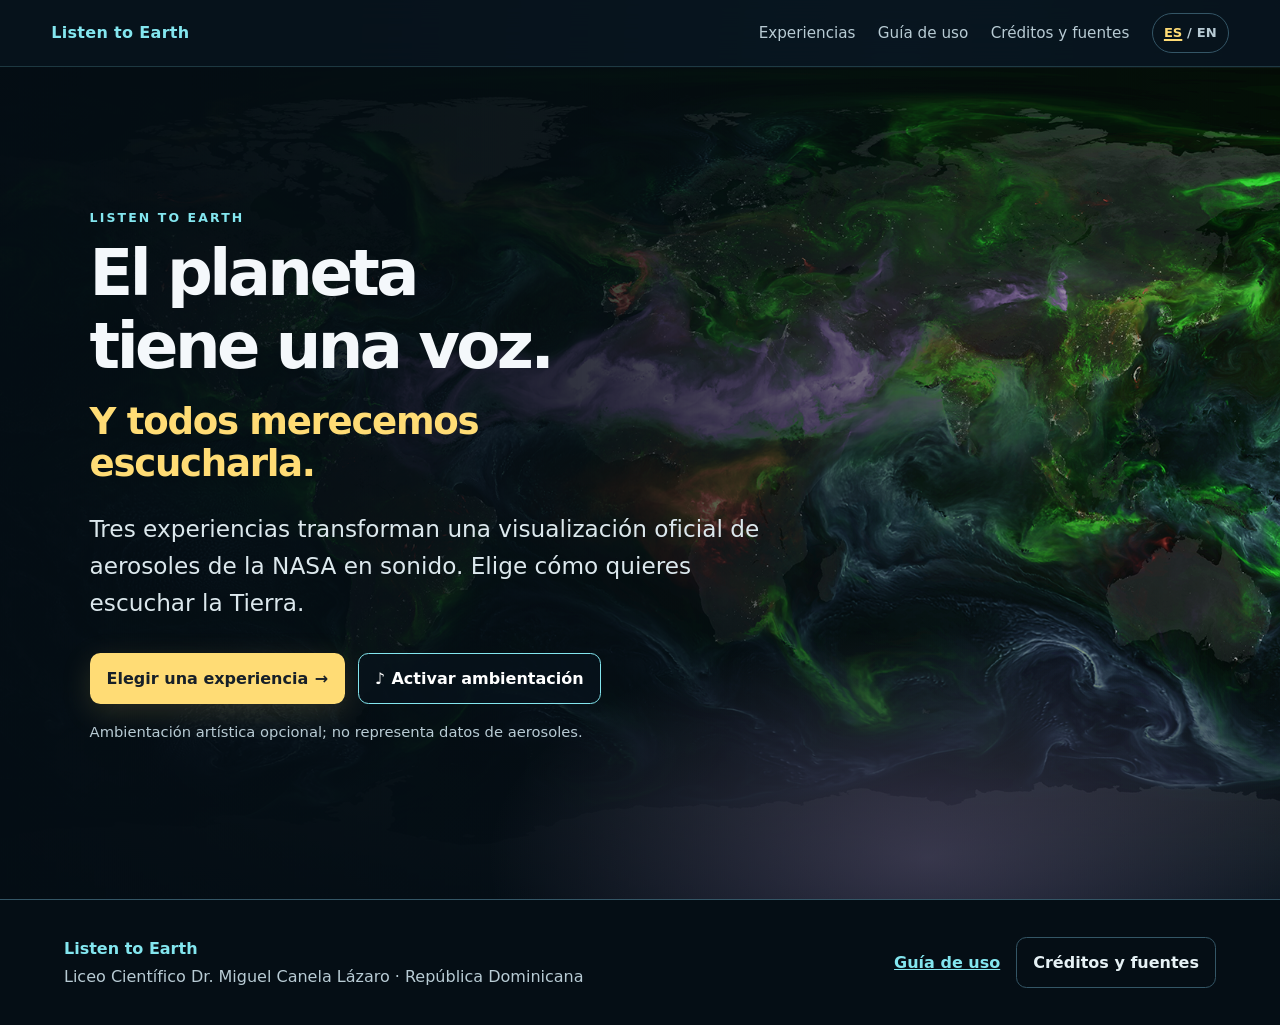
<file: docs/index.html>
<!doctype html>
<html lang="es">
<head>
  <meta charset="utf-8">
  <meta name="viewport" content="width=device-width, initial-scale=1">
  <meta name="description" content="Escucha una visualización oficial de aerosoles de la NASA convertida en sonido.">
  <meta name="theme-color" content="#07131c">
  <title>Listen to Earth</title>
  <link rel="icon" href="assets/favicon.svg" type="image/svg+xml">
  <link rel="stylesheet" href="css/styles.css">
  <link rel="preload" as="image" href="assets/aerosols_5669_1920x1080.png">
  <script defer src="js/strings.es.js"></script>
  <script defer src="js/strings.en.js"></script>
  <script defer src="js/i18n.js"></script>
  <script defer src="vendor/tone.js"></script>
  <script defer src="js/ambient.js"></script>
</head>
<body class="landing-page simple-landing" data-page-title="pageTitleHome" data-meta-description="metaHome">
  <a class="skip" href="#hero-title" data-text="skip">Ir al contenido</a>
  <header class="site-header">
    <a class="brand" href="index.html">Listen to Earth</a>
    <nav aria-label="Navegación principal" data-label="navLabel">
      <a href="experiencias.html" data-text="navExperiences">Experiencias</a>
      <a href="guia.html" data-text="navGuide">Guía de uso</a>
      <a href="creditos.html" data-text="creditsNav">Créditos y fuentes</a>
    </nav>
  </header>
  <main>
    <section class="hero landing-hero" aria-labelledby="hero-title">
      <div class="hero-content">
        <p class="eyebrow">Listen to Earth</p>
        <h1 id="hero-title"><span data-text="heroTitleFirst">El planeta tiene una voz.</span><span data-text="heroTitleSecond">Y todos merecemos escucharla.</span></h1>
        <p class="hero-lead" data-text="heroLead">Tres experiencias transforman una visualización oficial de aerosoles de la NASA en sonido. Elige cómo quieres escuchar la Tierra.</p>
        <div class="hero-actions landing-actions">
          <a class="button primary" href="experiencias.html"><span data-text="landingChoose">Elegir una experiencia</span> <span aria-hidden="true">→</span></a>
          <button id="ambient-toggle" class="button sound-button" type="button" aria-pressed="false"><span aria-hidden="true">♪</span> <span data-text="ambientStart">Activar ambientación</span></button>
        </div>
        <p id="ambient-status" class="ambient-status" role="status" aria-live="polite" data-text="ambientOptional">Ambientación artística opcional; no representa datos de aerosoles.</p>
      </div>
    </section>
  </main>
  <footer>
    <div><p class="footer-brand">Listen to Earth</p><p data-text="footer">Liceo Científico Dr. Miguel Canela Lázaro · República Dominicana</p></div>
    <div class="footer-actions"><a href="guia.html" data-text="navGuide">Guía de uso</a><a class="button ghost" href="creditos.html" data-text="creditsNav">Créditos y fuentes</a></div>
  </footer>
</body>
</html>
</file>
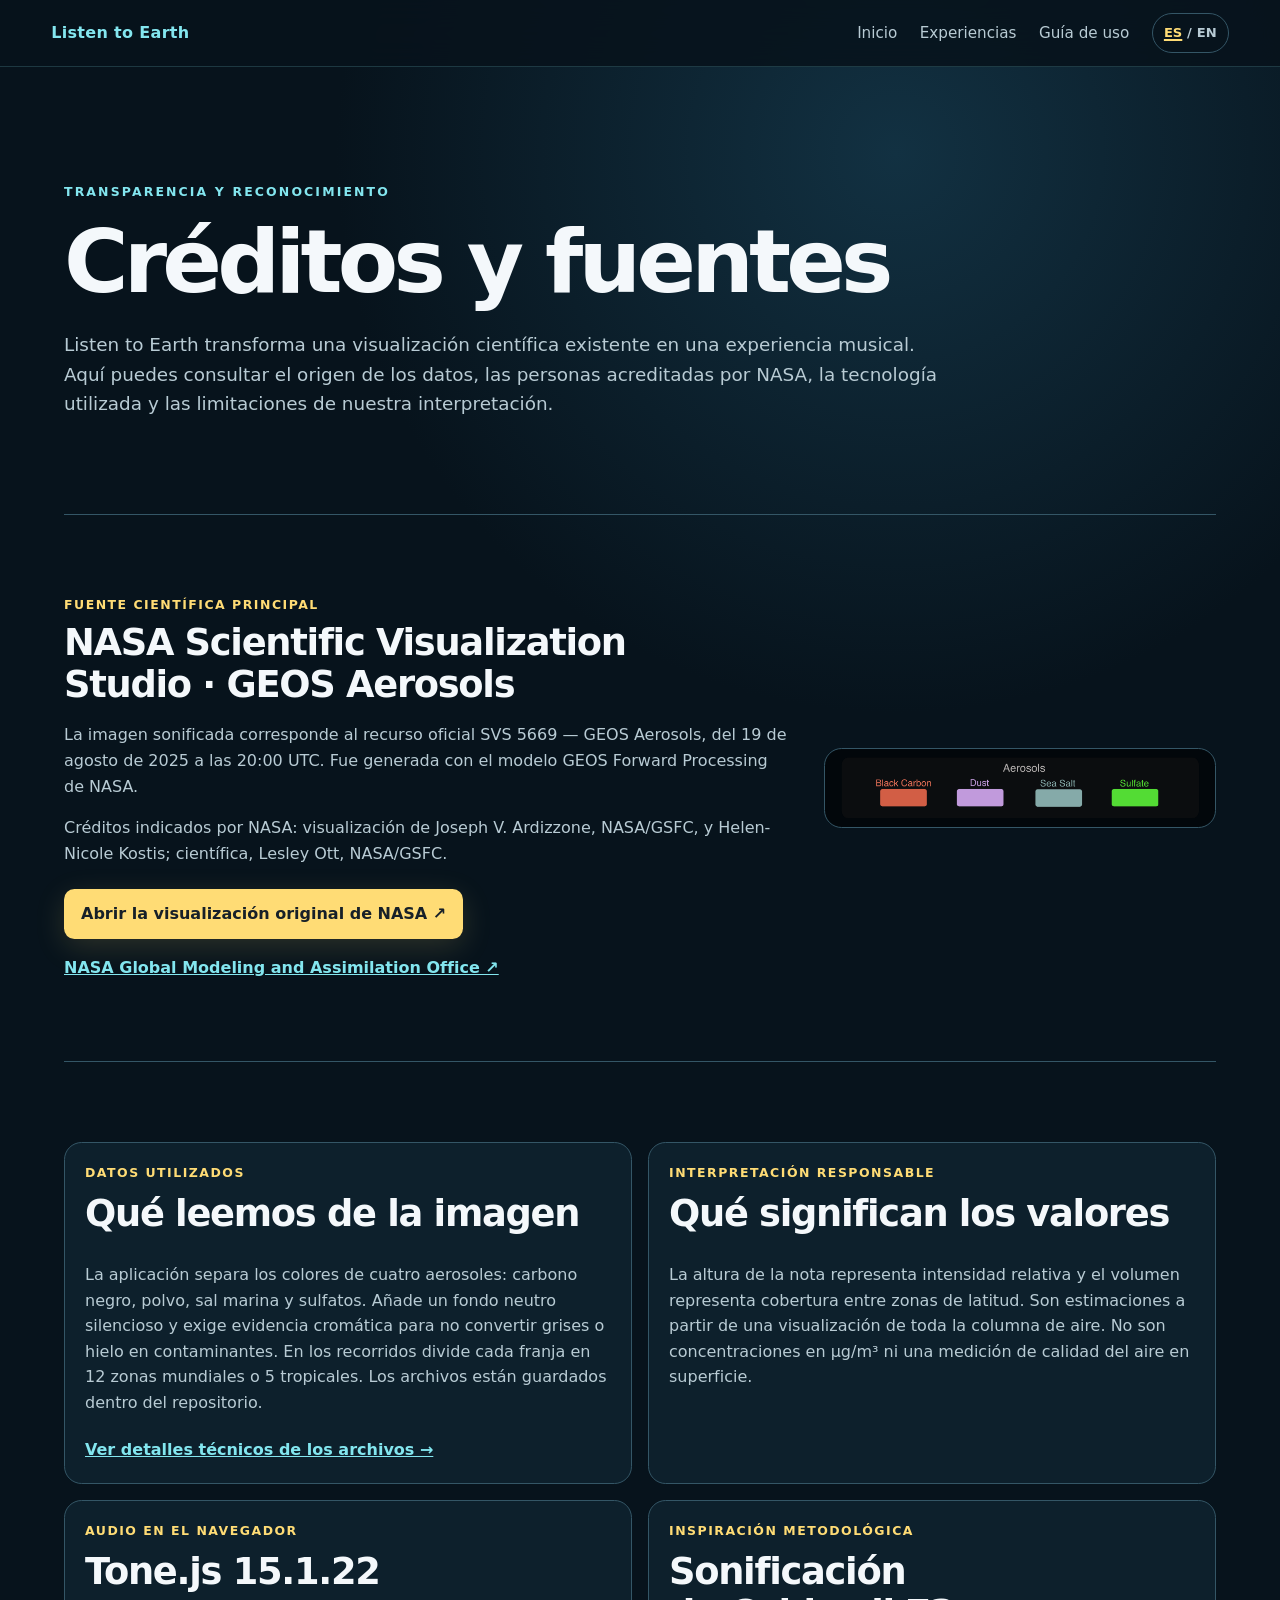
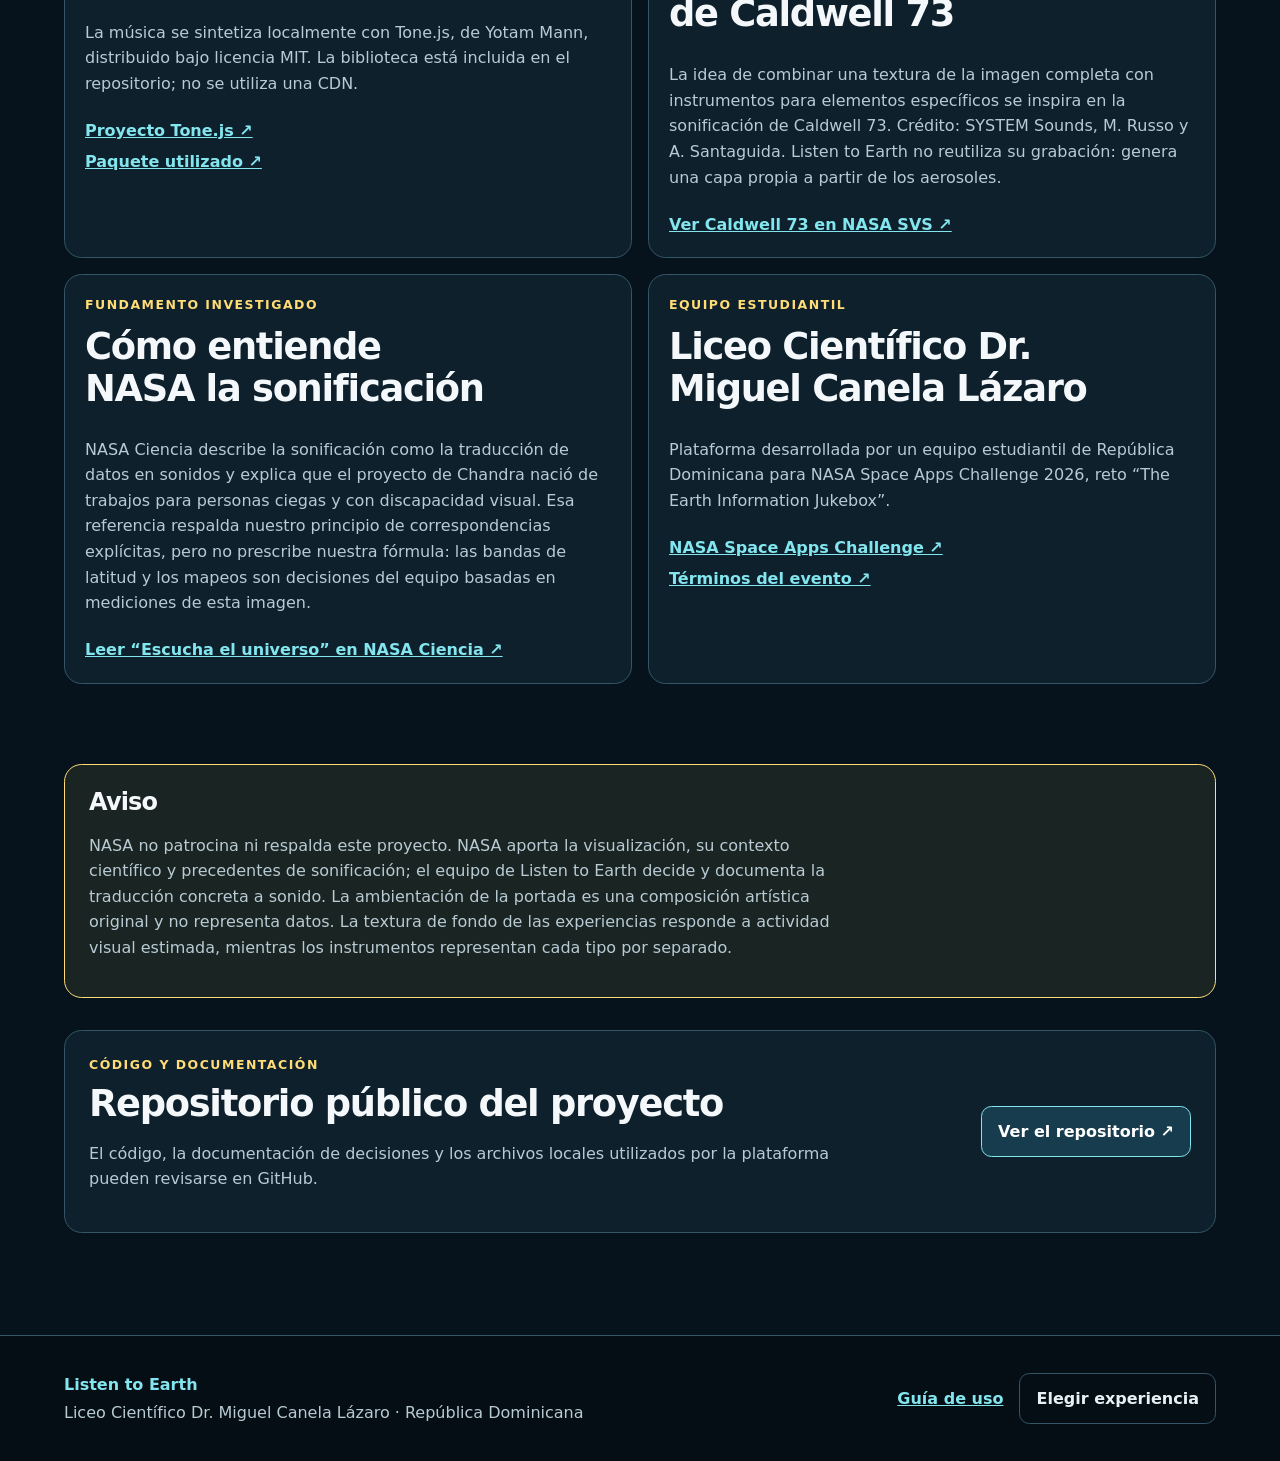
<file: docs/creditos.html>
<!doctype html>
<html lang="es">
<head>
  <meta charset="utf-8">
  <meta name="viewport" content="width=device-width, initial-scale=1">
  <meta name="description" content="Créditos, fuentes científicas y tecnología de Listen to Earth.">
  <meta name="theme-color" content="#07131c">
  <title>Créditos y fuentes · Listen to Earth</title>
  <link rel="icon" href="assets/favicon.svg" type="image/svg+xml">
  <link rel="stylesheet" href="css/styles.css">
  <script defer src="js/strings.es.js"></script>
  <script defer src="js/strings.en.js"></script>
  <script defer src="js/i18n.js"></script>
</head>
<body class="static-page credits-page" data-page-title="pageTitleCredits" data-meta-description="metaCredits">
  <a class="skip" href="#content" data-text="skip">Ir al contenido</a>
  <header class="site-header"><a class="brand" href="index.html">Listen to Earth</a><nav aria-label="Navegación principal" data-label="navLabel"><a href="index.html" data-text="navHome">Inicio</a><a href="experiencias.html" data-text="navExperiences">Experiencias</a><a href="guia.html" data-text="navGuide">Guía de uso</a></nav></header>
  <main id="content" class="information-page credits-content">
    <header class="information-hero"><p class="eyebrow" data-text="creditsPageEyebrow">Transparencia y reconocimiento</p><h1 data-text="creditsPageTitle">Créditos y fuentes</h1><p data-text="creditsPageIntro">Listen to Earth transforma una visualización científica existente en una experiencia musical. Aquí puedes consultar el origen de los datos, las personas acreditadas por NASA, la tecnología utilizada y las limitaciones de nuestra interpretación.</p></header>
    <section class="source-feature" aria-labelledby="nasa-source-title"><div><p class="source-kicker" data-text="creditsPrimarySource">Fuente científica principal</p><h2 id="nasa-source-title" data-text="creditsPrimaryTitle">NASA Scientific Visualization Studio · GEOS Aerosols</h2><p data-text="creditsPrimaryText">La imagen sonificada corresponde al recurso oficial SVS 5669 — GEOS Aerosols, del 19 de agosto de 2025 a las 20:00 UTC. Fue generada con el modelo GEOS Forward Processing de NASA.</p><p data-text="creditsPeople">Créditos indicados por NASA: visualización de Joseph V. Ardizzone, NASA/GSFC, y Helen-Nicole Kostis; científica, Lesley Ott, NASA/GSFC.</p><div class="source-links"><a class="button primary" href="https://svs.gsfc.nasa.gov/5669/" target="_blank" rel="noopener" data-text="creditsOpenNasa">Abrir la visualización original de NASA ↗</a><a href="https://gmao.gsfc.nasa.gov/" target="_blank" rel="noopener" data-text="creditsOpenGmao">NASA Global Modeling and Assimilation Office ↗</a></div></div><img src="assets/aerosols_5669_colorbar.png" width="1500" height="300" loading="lazy" decoding="async" data-alt="creditsLegendAlt" alt="Leyenda oficial de la visualización: carbono negro rojo anaranjado, polvo lila, sal marina verde azulada y sulfatos verdes."></section>
    <div class="credits-grid detailed-credits">
      <article><p class="source-kicker" data-text="creditsDataKicker">Datos utilizados</p><h2 data-text="creditsDataTitle">Qué leemos de la imagen</h2><p data-text="creditsDataText">La aplicación separa los colores de cuatro aerosoles: carbono negro, polvo, sal marina y sulfatos. Añade un fondo neutro silencioso y exige evidencia cromática para no convertir grises o hielo en contaminantes. En los recorridos divide cada franja en 12 zonas mundiales o 5 tropicales. Los archivos están guardados dentro del repositorio.</p><a href="assets/README.md" data-text="creditsDataLink">Ver detalles técnicos de los archivos →</a></article>
      <article><p class="source-kicker" data-text="creditsMeaningKicker">Interpretación responsable</p><h2 data-text="creditsMeaningTitle">Qué significan los valores</h2><p data-text="creditsMeaningText">La altura de la nota representa intensidad relativa y el volumen representa cobertura entre zonas de latitud. Son estimaciones a partir de una visualización de toda la columna de aire. No son concentraciones en µg/m³ ni una medición de calidad del aire en superficie.</p></article>
      <article><p class="source-kicker" data-text="creditsAudioKicker">Audio en el navegador</p><h2 data-text="creditsAudioTitle">Tone.js 15.1.22</h2><p data-text="creditsAudioText">La música se sintetiza localmente con Tone.js, de Yotam Mann, distribuido bajo licencia MIT. La biblioteca está incluida en el repositorio; no se utiliza una CDN.</p><a href="https://github.com/Tonejs/Tone.js" target="_blank" rel="noopener" data-text="creditsToneProject">Proyecto Tone.js ↗</a><a href="https://www.npmjs.com/package/tone/v/15.1.22" target="_blank" rel="noopener" data-text="creditsTonePackage">Paquete utilizado ↗</a></article>
      <article><p class="source-kicker" data-text="creditsMethodKicker">Inspiración metodológica</p><h2 data-text="creditsMethodTitle">Sonificación de Caldwell 73</h2><p data-text="creditsMethodText">La idea de combinar una textura de la imagen completa con instrumentos para elementos específicos se inspira en la sonificación de Caldwell 73. Crédito: SYSTEM Sounds, M. Russo y A. Santaguida. Listen to Earth no reutiliza su grabación: genera una capa propia a partir de los aerosoles.</p><a href="https://svs.gsfc.nasa.gov/13786/" target="_blank" rel="noopener" data-text="creditsMethodLink">Ver Caldwell 73 en NASA SVS ↗</a></article>
      <article><p class="source-kicker" data-text="creditsResearchKicker">Fundamento investigado</p><h2 data-text="creditsResearchTitle">Cómo entiende NASA la sonificación</h2><p data-text="creditsResearchText">NASA Ciencia describe la sonificación como la traducción de datos en sonidos y explica que el proyecto de Chandra nació de trabajos para personas ciegas y con discapacidad visual. Esa referencia respalda nuestro principio de correspondencias explícitas, pero no prescribe nuestra fórmula: las bandas de latitud y los mapeos son decisiones del equipo basadas en mediciones de esta imagen.</p><a href="https://ciencia.nasa.gov/universo/escucha-el-universo-sonificacion-de-datos-y-documental-de-la-nasa/" target="_blank" rel="noopener" data-text="creditsResearchLink">Leer “Escucha el universo” en NASA Ciencia ↗</a></article>
      <article><p class="source-kicker" data-text="creditsStudentKicker">Equipo estudiantil</p><h2 data-text="creditsStudentTitle">Liceo Científico Dr. Miguel Canela Lázaro</h2><p data-text="creditsStudentText">Plataforma desarrollada por un equipo estudiantil de República Dominicana para NASA Space Apps Challenge 2026, reto “The Earth Information Jukebox”.</p><a href="https://www.spaceappschallenge.org/" target="_blank" rel="noopener" data-text="creditsEvent">NASA Space Apps Challenge ↗</a><a href="https://www.spaceappschallenge.org/legal/" target="_blank" rel="noopener" data-text="creditsTerms">Términos del evento ↗</a></article>
    </div>
    <section class="credit-notice" aria-labelledby="notice-title"><h2 id="notice-title" data-text="creditsNoticeTitle">Aviso</h2><p data-text="creditsNoticeText">NASA no patrocina ni respalda este proyecto. NASA aporta la visualización, su contexto científico y precedentes de sonificación; el equipo de Listen to Earth decide y documenta la traducción concreta a sonido. La ambientación de la portada es una composición artística original y no representa datos. La textura de fondo de las experiencias responde a actividad visual estimada, mientras los instrumentos representan cada tipo por separado.</p></section>
    <section class="repository-card" aria-labelledby="repository-title"><div><p class="source-kicker" data-text="creditsRepoKicker">Código y documentación</p><h2 id="repository-title" data-text="creditsRepoTitle">Repositorio público del proyecto</h2><p data-text="creditsRepoText">El código, la documentación de decisiones y los archivos locales utilizados por la plataforma pueden revisarse en GitHub.</p></div><a class="button secondary" href="https://github.com/dalgenisdalgenis-hue/listen-to-earth" target="_blank" rel="noopener" data-text="creditsRepoLink">Ver el repositorio ↗</a></section>
  </main>
  <footer><div><p class="footer-brand">Listen to Earth</p><p data-text="footer">Liceo Científico Dr. Miguel Canela Lázaro · República Dominicana</p></div><div class="footer-actions"><a href="guia.html" data-text="navGuide">Guía de uso</a><a class="button ghost" href="experiencias.html" data-text="chooseExperience">Elegir experiencia</a></div></footer>
</body>
</html>
</file>
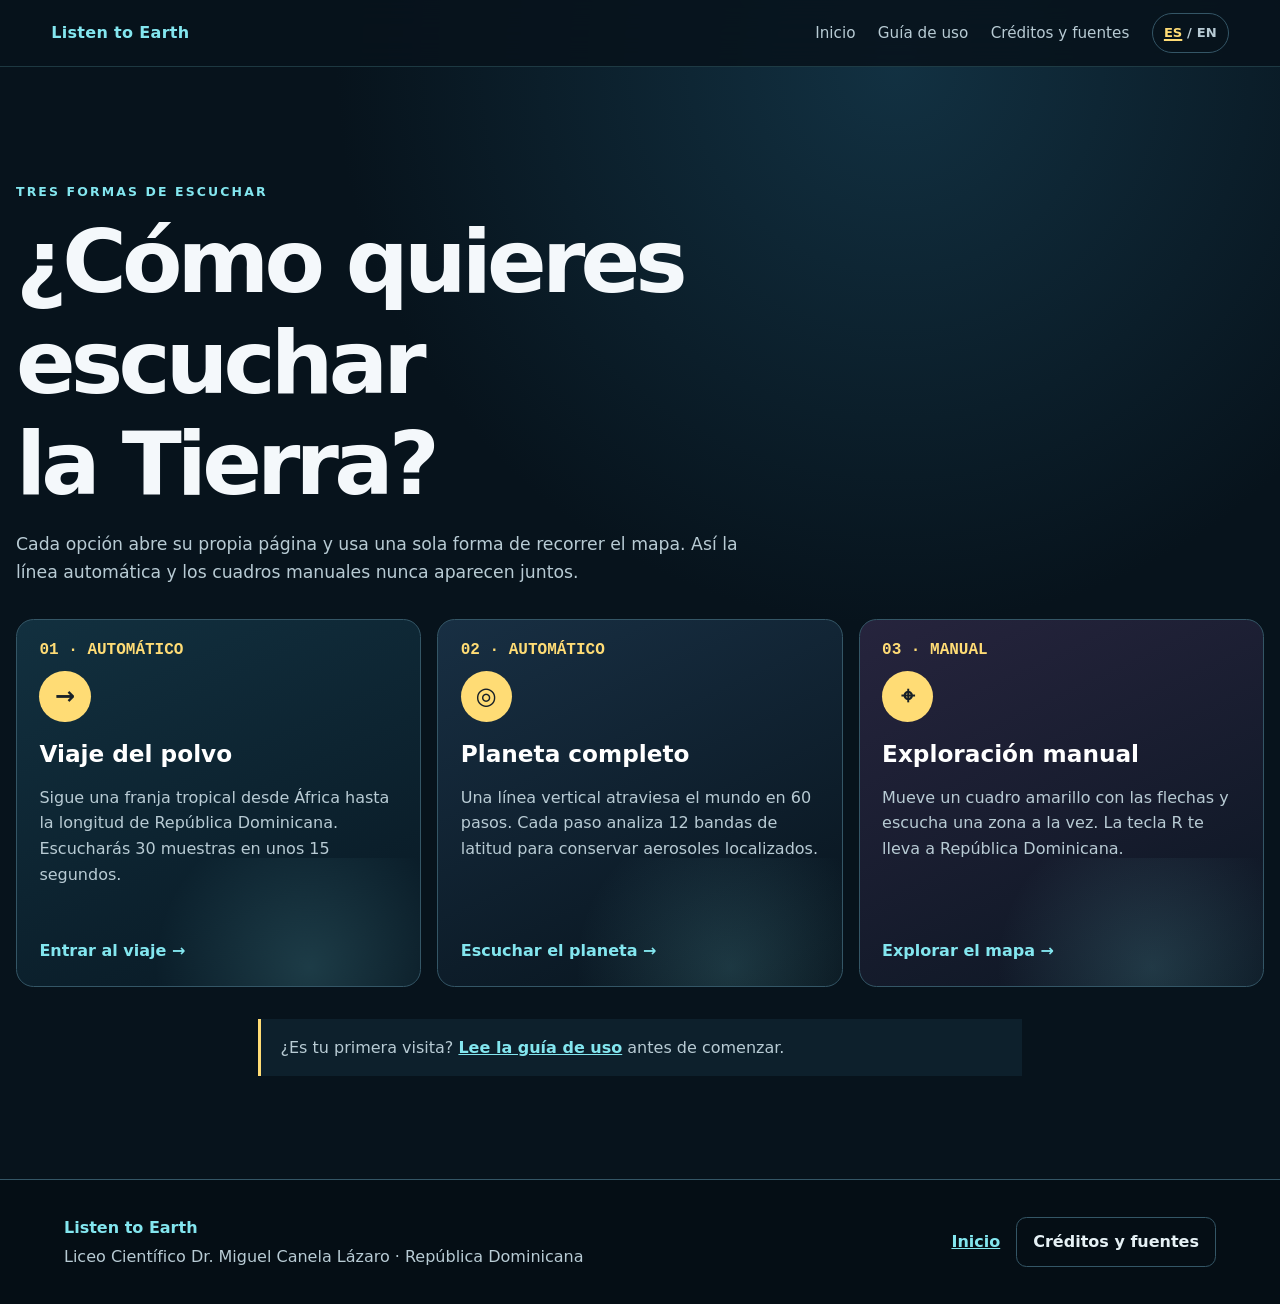
<file: docs/escuchar.html>
<!doctype html>
<html lang="es">
<head><meta charset="utf-8"><meta name="viewport" content="width=device-width, initial-scale=1"><meta name="robots" content="noindex"><title>Abriendo experiencia · Listen to Earth</title><link rel="icon" href="assets/favicon.svg" type="image/svg+xml"><link rel="stylesheet" href="css/styles.css"><script defer src="js/legacy-route.js"></script></head>
<body class="static-page legacy-page"><main class="information-page"><section class="information-hero"><p class="eyebrow">Listen to Earth</p><h1>Esta dirección cambió</h1><p>Te llevaremos a la experiencia correspondiente. También puedes elegirla directamente.</p><a class="button primary" href="experiencias.html">Ver experiencias</a></section></main><noscript><p><a href="experiencias.html">Elige una experiencia</a>.</p></noscript></body>
</html>
</file>
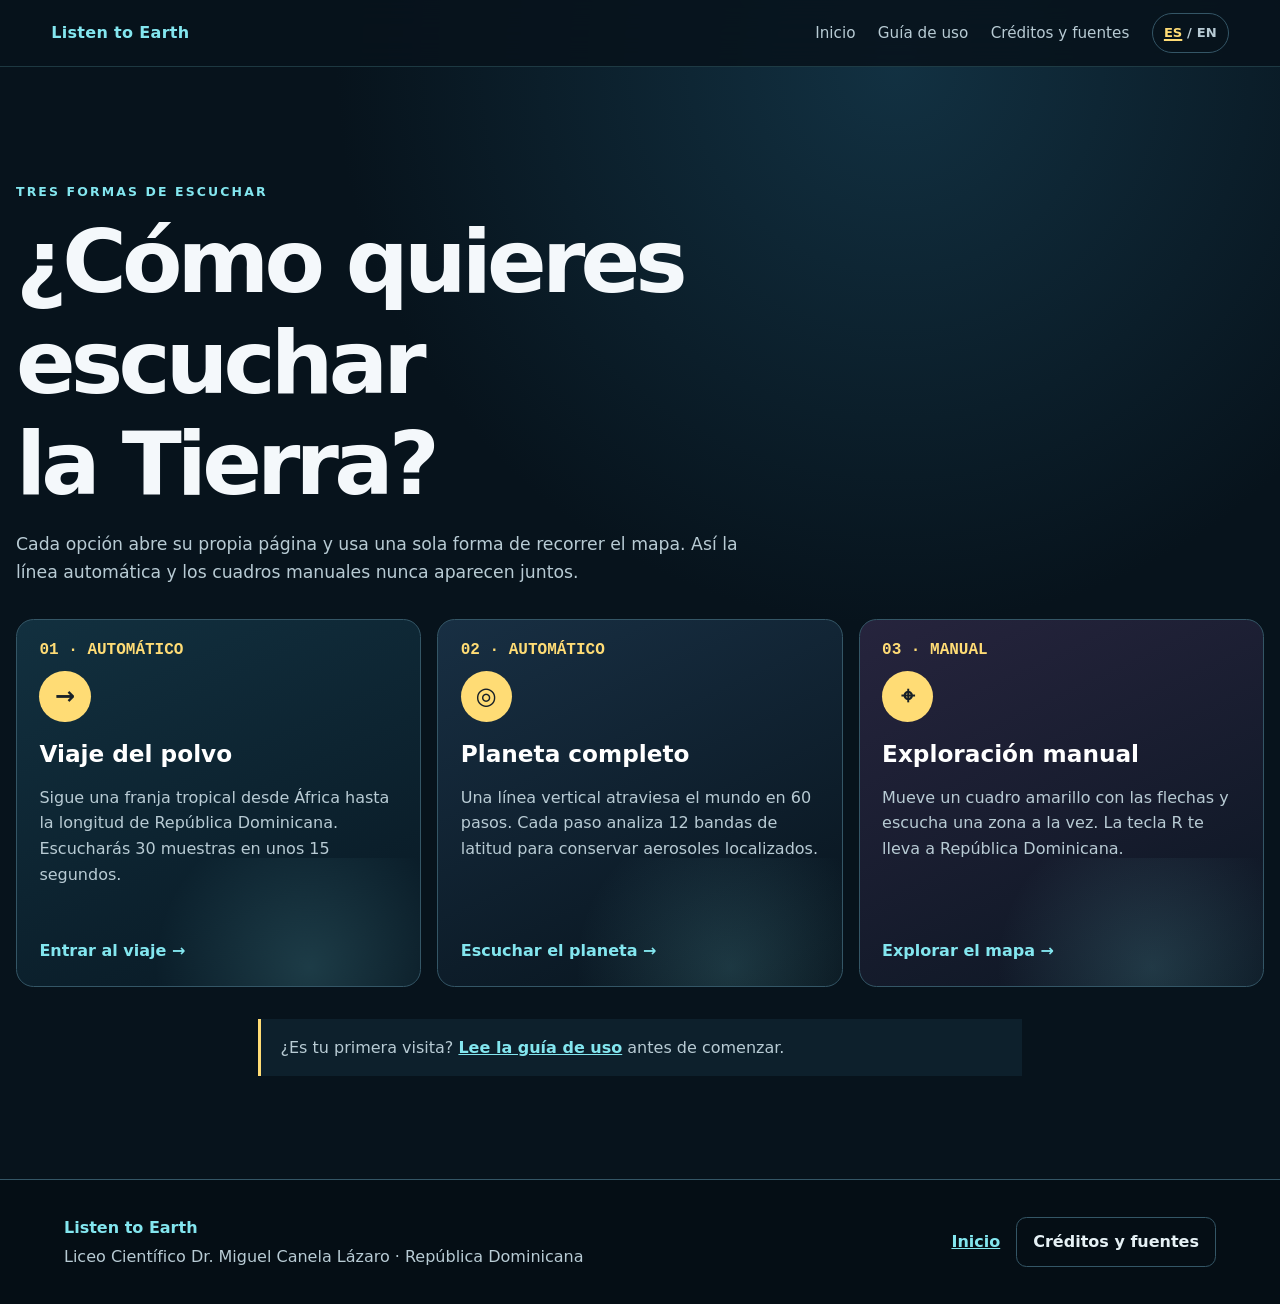
<file: docs/experiencias.html>
<!doctype html>
<html lang="es">
<head>
  <meta charset="utf-8">
  <meta name="viewport" content="width=device-width, initial-scale=1">
  <meta name="description" content="Elige una de tres formas de escuchar la visualización de aerosoles de la NASA.">
  <meta name="theme-color" content="#07131c">
  <title>Elige una experiencia · Listen to Earth</title>
  <link rel="icon" href="assets/favicon.svg" type="image/svg+xml">
  <link rel="stylesheet" href="css/styles.css">
  <script defer src="js/strings.es.js"></script>
  <script defer src="js/strings.en.js"></script>
  <script defer src="js/i18n.js"></script>
</head>
<body class="static-page experiences-page" data-page-title="pageTitleExperiences" data-meta-description="metaExperiences">
  <a class="skip" href="#experiences" data-text="skip">Ir al contenido</a>
  <header class="site-header">
    <a class="brand" href="index.html">Listen to Earth</a>
    <nav aria-label="Navegación principal" data-label="navLabel"><a href="index.html" data-text="navHome">Inicio</a><a href="guia.html" data-text="navGuide">Guía de uso</a><a href="creditos.html" data-text="creditsNav">Créditos y fuentes</a></nav>
  </header>
  <main id="experiences" class="experience-chooser standalone-chooser">
    <div class="chooser-heading"><p class="eyebrow" data-text="chooserEyebrow">Tres formas de escuchar</p><h1 data-text="chooserTitle">¿Cómo quieres escuchar la Tierra?</h1><p data-text="chooserIntro">Cada opción tiene su propia página y una sola forma de recorrer el mapa. Elige un viaje automático o toma el control de la exploración.</p></div>
    <div class="experience-cards">
      <a class="experience-card journey-card" href="viaje-del-polvo.html"><span class="experience-number" aria-hidden="true" data-text="experienceCardJourneyNumber">01 · AUTOMÁTICO</span><span class="experience-icon" aria-hidden="true">→</span><strong data-text="experienceCardJourneyTitle">Viaje del polvo</strong><span data-text="experienceCardJourneyText">Sigue una franja tropical desde África hasta la longitud de República Dominicana. Escucharás 30 muestras en unos 15 segundos.</span><span class="card-action" data-text="enterJourney">Entrar al viaje →</span></a>
      <a class="experience-card world-card" href="planeta-completo.html"><span class="experience-number" aria-hidden="true" data-text="experienceCardWorldNumber">02 · AUTOMÁTICO</span><span class="experience-icon" aria-hidden="true">◎</span><strong data-text="experienceCardWorldTitle">Planeta completo</strong><span data-text="experienceCardWorldText">Una línea vertical atraviesa el mundo en 60 pasos. Cada paso analiza 12 bandas de latitud para conservar aerosoles localizados.</span><span class="card-action" data-text="enterWorld">Escuchar el planeta →</span></a>
      <a class="experience-card explore-card" href="exploracion-manual.html"><span class="experience-number" aria-hidden="true" data-text="experienceCardExploreNumber">03 · MANUAL</span><span class="experience-icon" aria-hidden="true">⌖</span><strong data-text="experienceCardExploreTitle">Exploración manual</strong><span data-text="experienceCardExploreText">Mueve un cuadro amarillo con las flechas y escucha una zona a la vez. La tecla R te lleva a República Dominicana.</span><span class="card-action" data-text="enterExplore">Explorar el mapa →</span></a>
    </div>
    <p class="chooser-note"><span data-text="firstVisit">¿Es tu primera visita?</span> <a href="guia.html" data-text="readGuide">Lee la guía de uso</a> <span data-text="beforeStarting">antes de comenzar.</span></p>
  </main>
  <footer><div><p class="footer-brand">Listen to Earth</p><p data-text="footer">Liceo Científico Dr. Miguel Canela Lázaro · República Dominicana</p></div><div class="footer-actions"><a href="index.html" data-text="navHome">Inicio</a><a class="button ghost" href="creditos.html" data-text="creditsNav">Créditos y fuentes</a></div></footer>
</body>
</html>
</file>
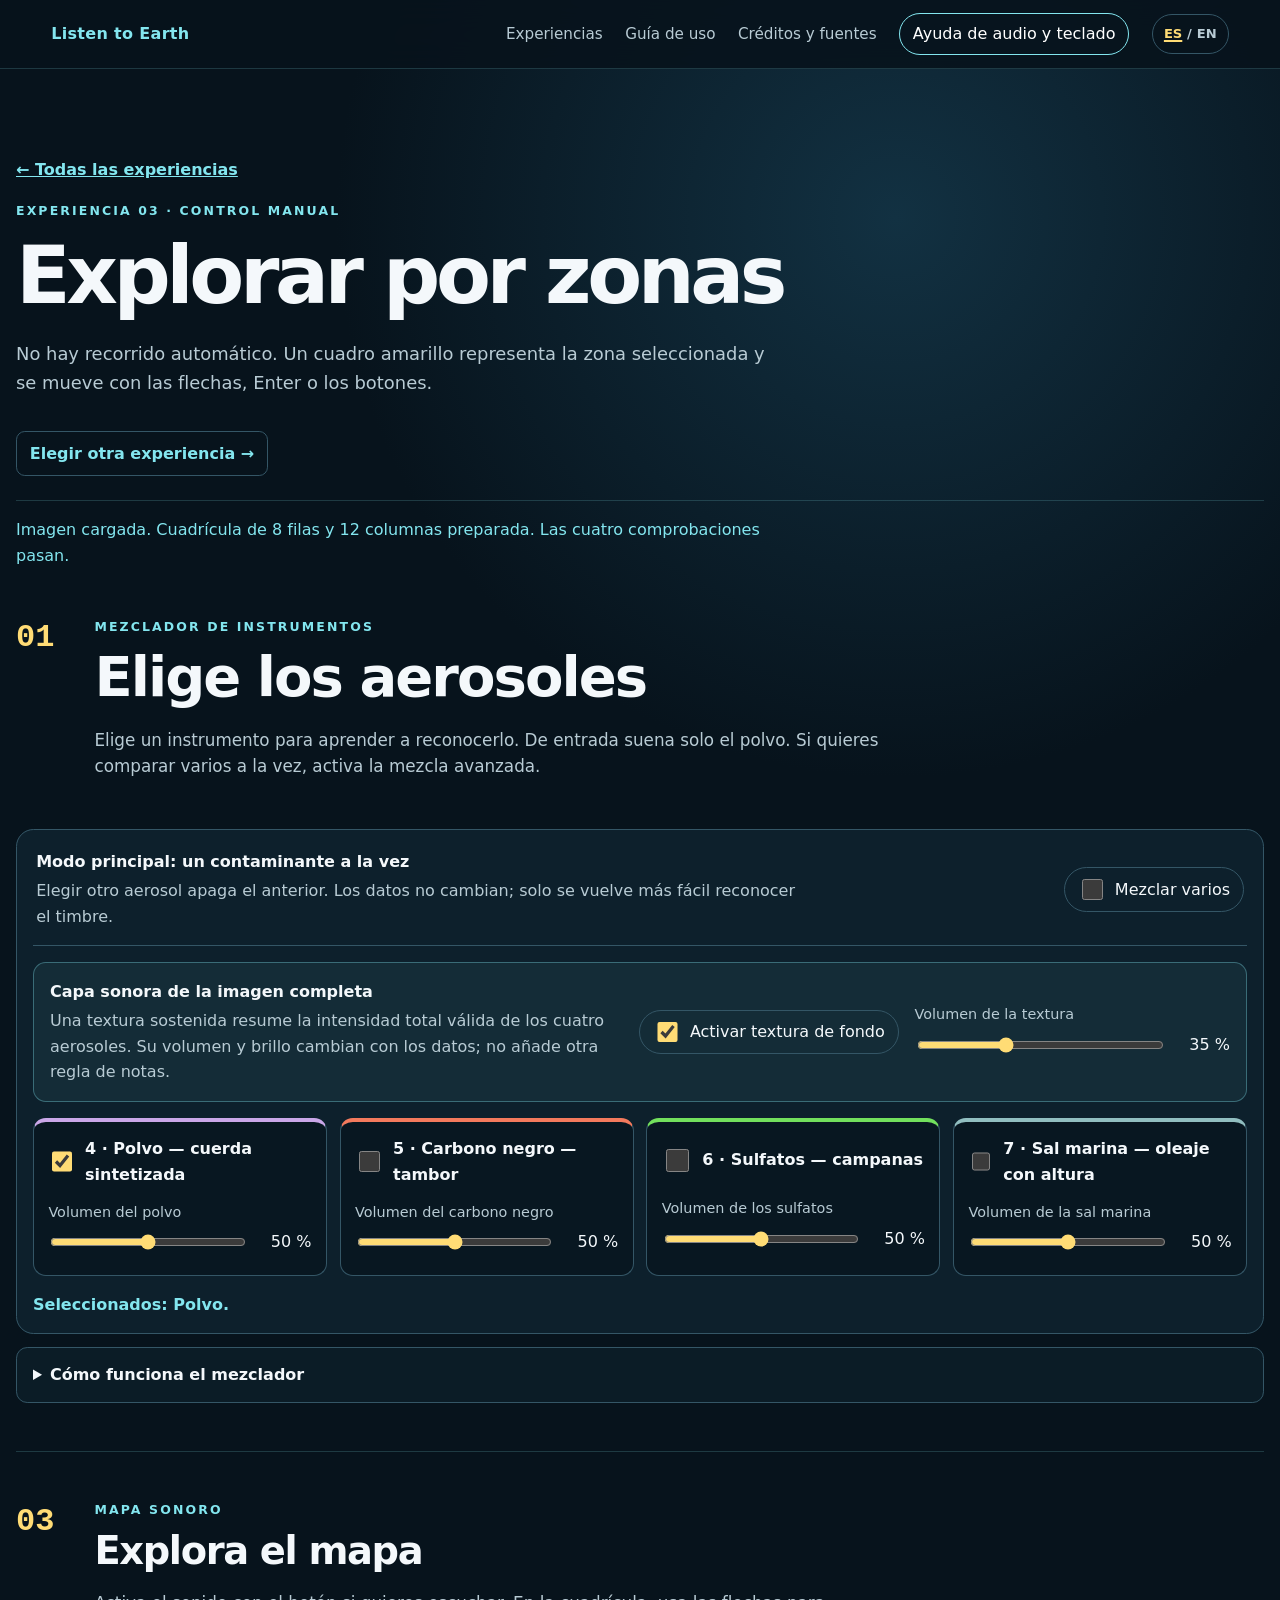
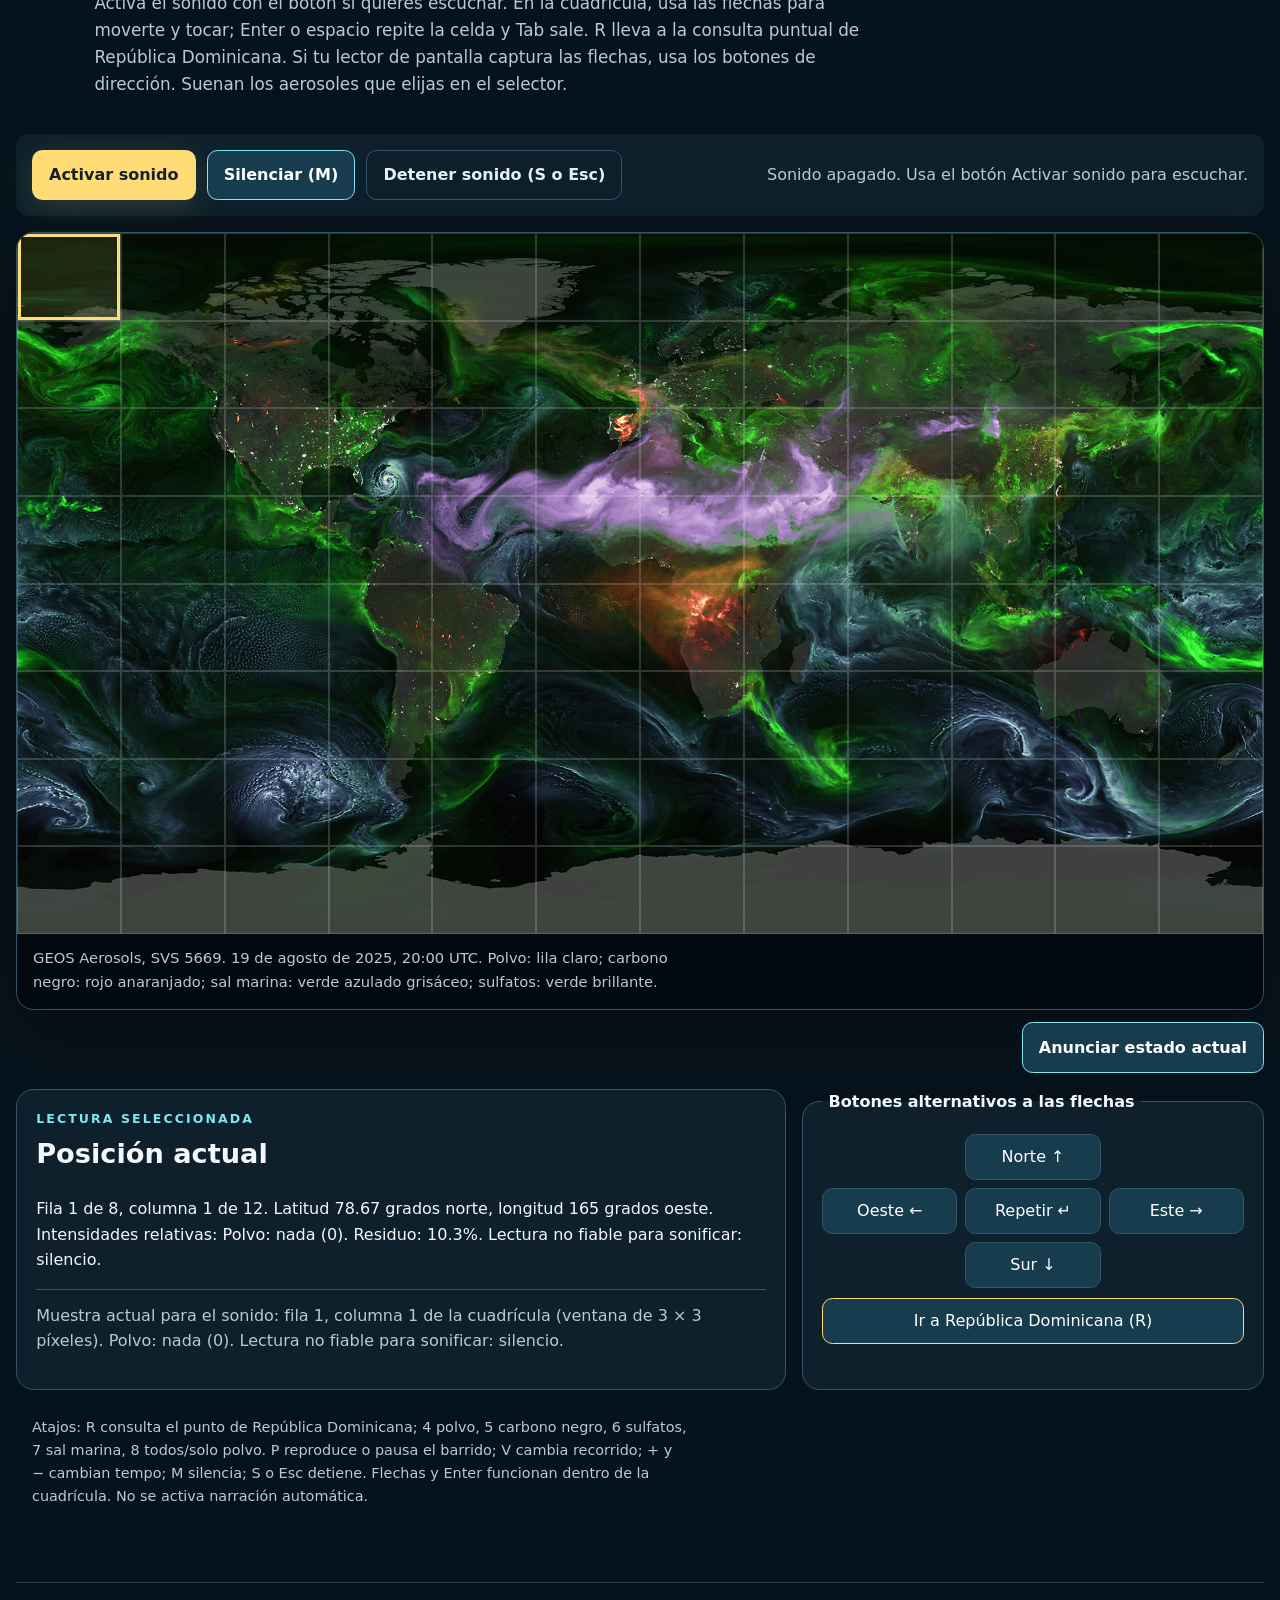
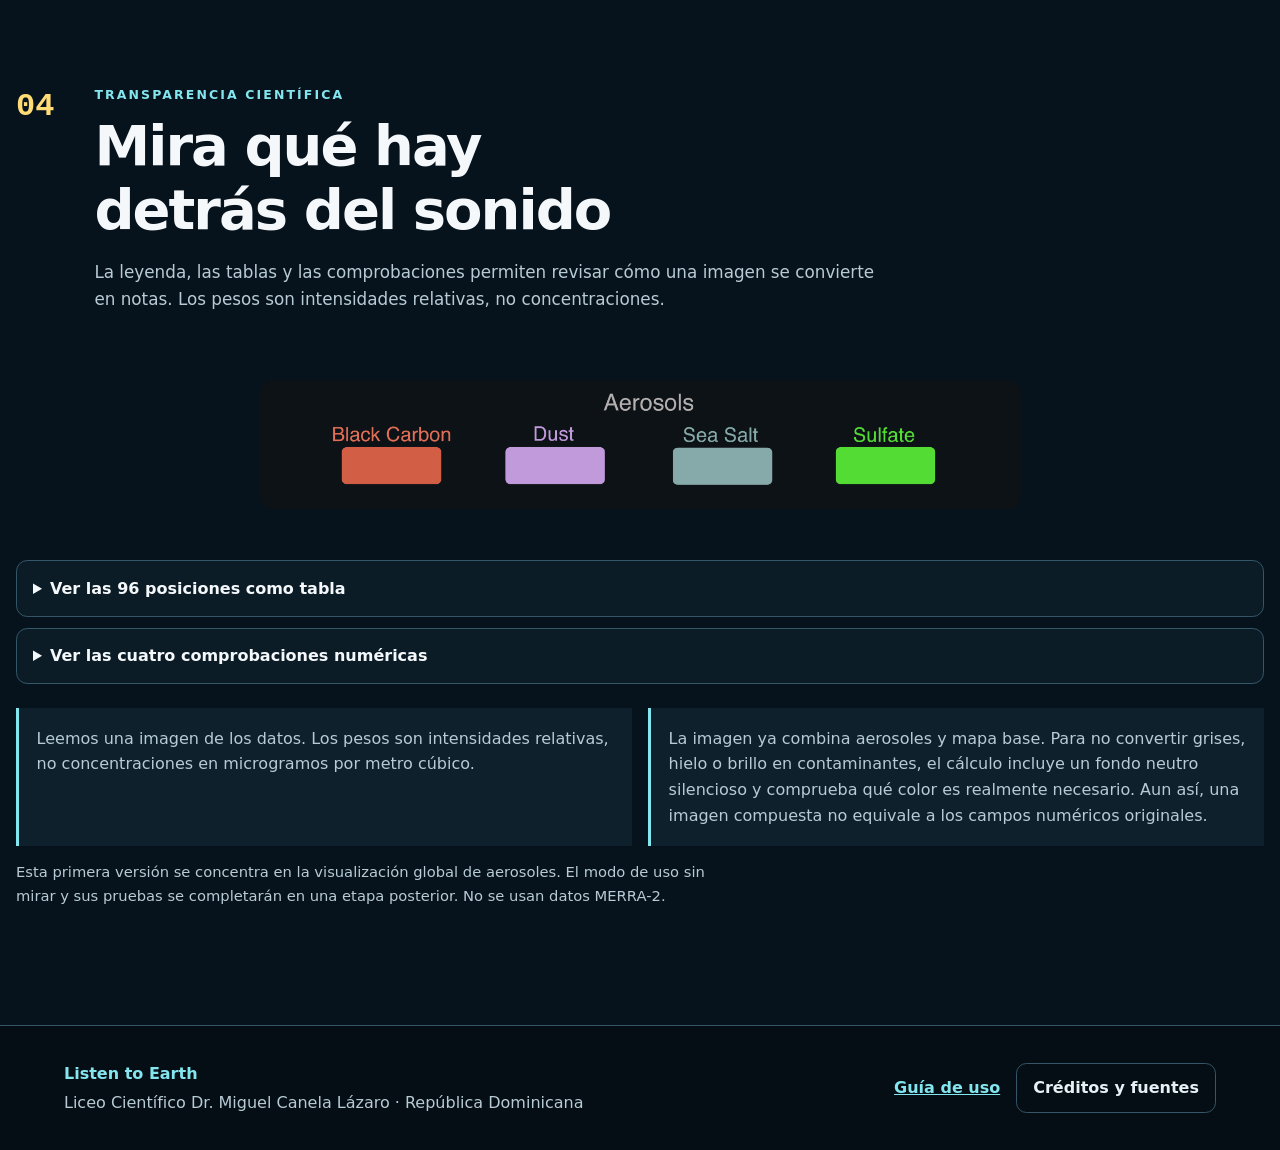
<file: docs/exploracion-manual.html>
<!doctype html>
<html lang="es">
<head>
  <meta charset="utf-8">
  <meta name="viewport" content="width=device-width, initial-scale=1">
  <meta name="description" content="Explora manualmente una visualización de aerosoles y escucha cada zona.">
  <meta name="theme-color" content="#07131c">
  <title>Exploración manual · Listen to Earth</title>
  <link rel="icon" href="assets/favicon.svg" type="image/svg+xml">
  <link rel="stylesheet" href="css/styles.css">
  <link rel="preload" as="image" href="assets/aerosols_5669_1920x1080.png">
  <script defer src="js/experience-shell.js"></script>
  <script defer src="js/strings.es.js"></script>
  <script defer src="js/strings.en.js"></script>
  <script defer src="js/i18n.js"></script>
  <script defer src="js/config.js"></script>
  <script defer src="js/image-data.js"></script>
  <script defer src="js/decomposition.js"></script>
  <script defer src="js/selection.js"></script>
  <script defer src="vendor/tone.js"></script>
  <script defer src="js/audio.js"></script>
  <script defer src="js/grid.js"></script>
  <script defer src="js/scan.js"></script>
  <script defer src="js/accessibility.js"></script>
  <script defer src="js/app.js"></script>
</head>
<body class="experience-page" data-page-mode="explorar" data-experience="explore">
  <noscript>Activa JavaScript para cargar la imagen local y generar sonido. No se requieren cuentas ni llamadas a servicios externos.</noscript>
</body>
</html>
</file>
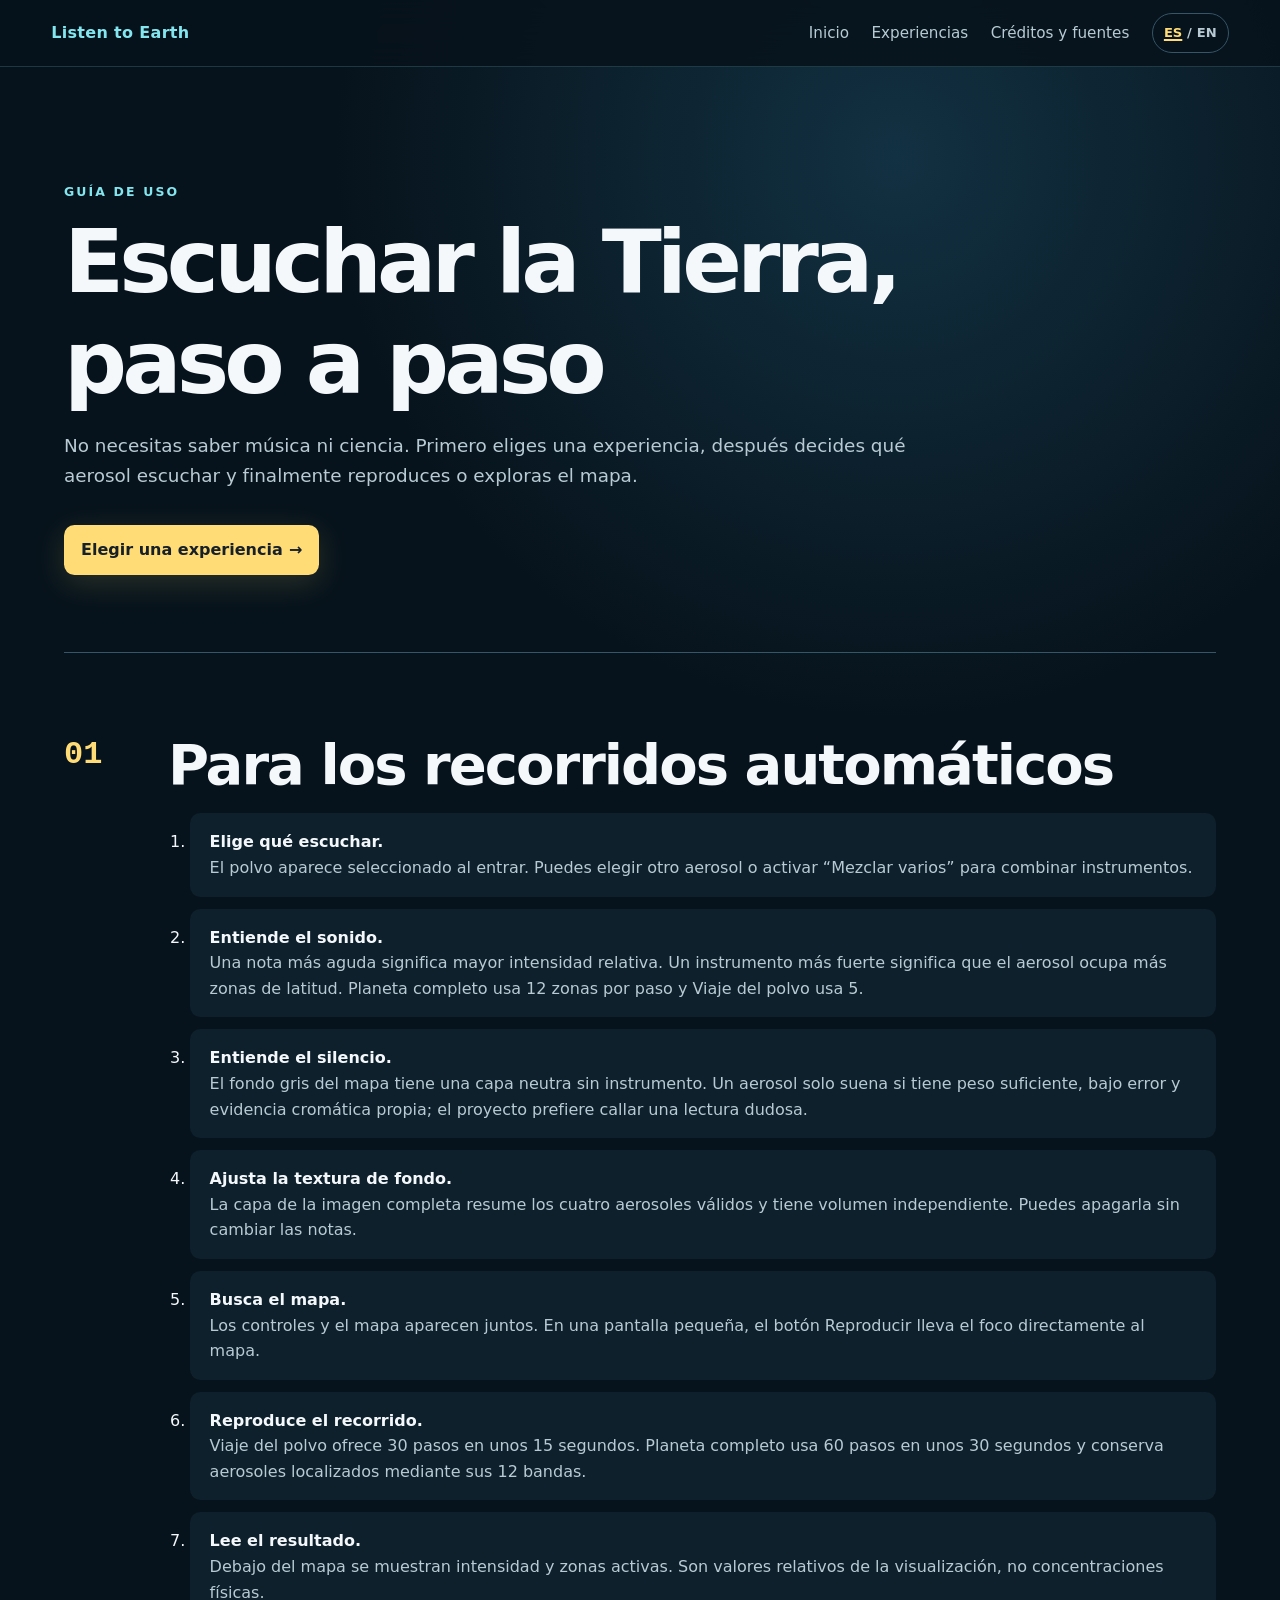
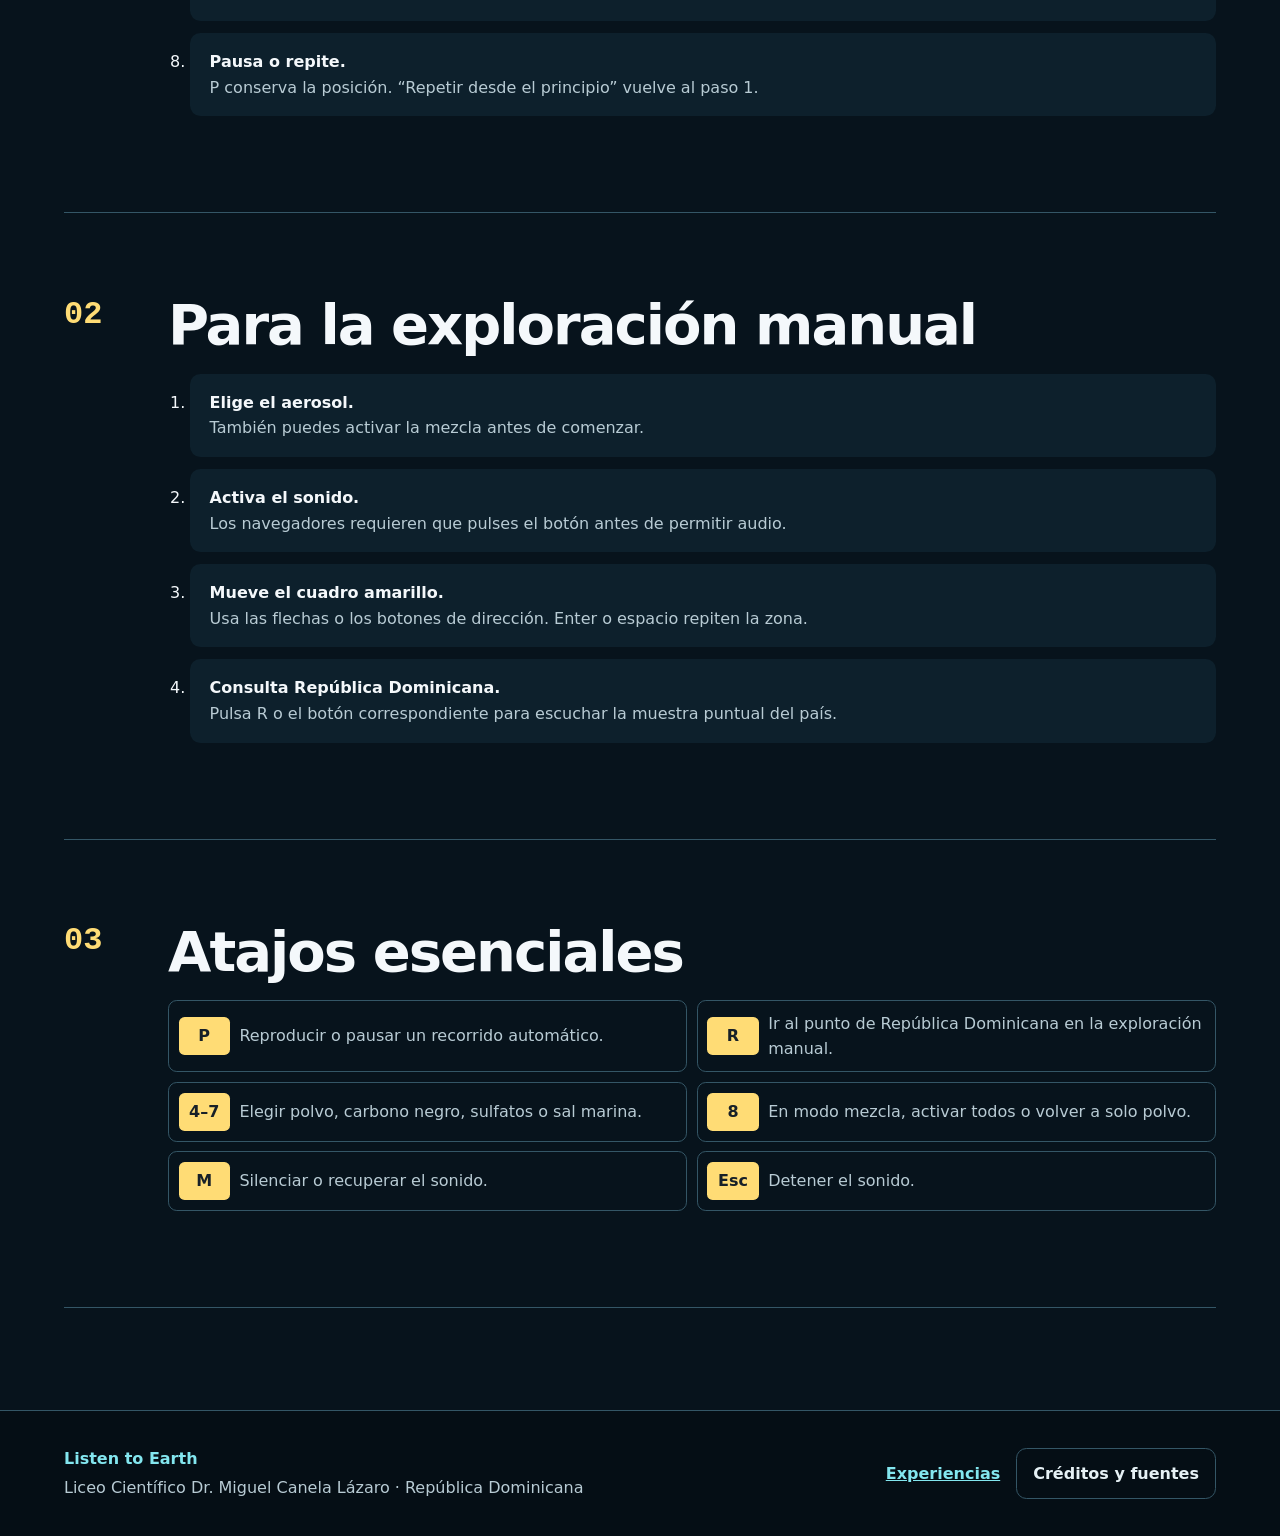
<file: docs/guia.html>
<!doctype html>
<html lang="es">
<head>
  <meta charset="utf-8">
  <meta name="viewport" content="width=device-width, initial-scale=1">
  <meta name="description" content="Guía de uso de Listen to Earth.">
  <meta name="theme-color" content="#07131c">
  <title>Guía de uso · Listen to Earth</title>
  <link rel="icon" href="assets/favicon.svg" type="image/svg+xml">
  <link rel="stylesheet" href="css/styles.css">
  <script defer src="js/strings.es.js"></script>
  <script defer src="js/strings.en.js"></script>
  <script defer src="js/i18n.js"></script>
</head>
<body class="static-page guide-page" data-page-title="pageTitleGuide" data-meta-description="metaGuide">
  <a class="skip" href="#content" data-text="skip">Ir al contenido</a>
  <header class="site-header"><a class="brand" href="index.html">Listen to Earth</a><nav aria-label="Navegación principal" data-label="navLabel"><a href="index.html" data-text="navHome">Inicio</a><a href="experiencias.html" data-text="navExperiences">Experiencias</a><a href="creditos.html" data-text="creditsNav">Créditos y fuentes</a></nav></header>
  <main id="content" class="information-page">
    <header class="information-hero"><p class="eyebrow" data-text="guidePageEyebrow">Guía de uso</p><h1 data-text="guidePageTitle">Escuchar la Tierra, paso a paso</h1><p data-text="guidePageIntro">No necesitas saber música ni ciencia. Primero eliges una experiencia, después decides qué aerosol escuchar y finalmente reproduces o exploras el mapa.</p><a class="button primary" href="experiencias.html"><span data-text="landingChoose">Elegir una experiencia</span> →</a></header>
    <section class="guide-section" aria-labelledby="automatic-title"><p class="section-number" aria-hidden="true">01</p><div><h2 id="automatic-title" data-text="guideAutomaticTitle">Para los recorridos automáticos</h2><ol class="guide-steps expanded-steps"><li><strong data-text="guideAuto1Strong">Elige qué escuchar.</strong><span data-text="guideAuto1Text">El polvo aparece seleccionado al entrar. Puedes elegir otro aerosol o activar “Mezclar varios” para combinar instrumentos.</span></li><li><strong data-text="guideAuto2Strong">Entiende el sonido.</strong><span data-text="guideAuto2Text">Una nota más aguda significa mayor intensidad relativa. Un instrumento más fuerte significa que el aerosol ocupa más zonas de latitud. Planeta completo usa 12 zonas por paso y Viaje del polvo usa 5.</span></li><li><strong data-text="guideAuto3Strong">Entiende el silencio.</strong><span data-text="guideAuto3Text">El fondo gris del mapa tiene una capa neutra sin instrumento. Un aerosol solo suena si tiene peso suficiente, bajo error y evidencia cromática propia; el proyecto prefiere callar una lectura dudosa.</span></li><li><strong data-text="guideAuto4Strong">Ajusta la textura de fondo.</strong><span data-text="guideAuto4Text">La capa de la imagen completa resume los cuatro aerosoles válidos y tiene volumen independiente. Puedes apagarla sin cambiar las notas.</span></li><li><strong data-text="guideAuto5Strong">Busca el mapa.</strong><span data-text="guideAuto5Text">Los controles y el mapa aparecen juntos. En una pantalla pequeña, el botón Reproducir lleva el foco directamente al mapa.</span></li><li><strong data-text="guideAuto6Strong">Reproduce el recorrido.</strong><span data-text="guideAuto6Text">Viaje del polvo ofrece 30 pasos en unos 15 segundos. Planeta completo usa 60 pasos en unos 30 segundos y conserva aerosoles localizados mediante sus 12 bandas.</span></li><li><strong data-text="guideAuto7Strong">Lee el resultado.</strong><span data-text="guideAuto7Text">Debajo del mapa se muestran intensidad y zonas activas. Son valores relativos de la visualización, no concentraciones físicas.</span></li><li><strong data-text="guideAuto8Strong">Pausa o repite.</strong><span data-text="guideAuto8Text">P conserva la posición. “Repetir desde el principio” vuelve al paso 1.</span></li></ol></div></section>
    <section class="guide-section" aria-labelledby="manual-title"><p class="section-number" aria-hidden="true">02</p><div><h2 id="manual-title" data-text="guideManualTitle">Para la exploración manual</h2><ol class="guide-steps expanded-steps"><li><strong data-text="guideManual1Strong">Elige el aerosol.</strong><span data-text="guideManual1Text">También puedes activar la mezcla antes de comenzar.</span></li><li><strong data-text="guideManual2Strong">Activa el sonido.</strong><span data-text="guideManual2Text">Los navegadores requieren que pulses el botón antes de permitir audio.</span></li><li><strong data-text="guideManual3Strong">Mueve el cuadro amarillo.</strong><span data-text="guideManual3Text">Usa las flechas o los botones de dirección. Enter o espacio repiten la zona.</span></li><li><strong data-text="guideManual4Strong">Consulta República Dominicana.</strong><span data-text="guideManual4Text">Pulsa R o el botón correspondiente para escuchar la muestra puntual del país.</span></li></ol></div></section>
    <section class="guide-section" aria-labelledby="keys-title"><p class="section-number" aria-hidden="true">03</p><div><h2 id="keys-title" data-text="guideKeysTitle">Atajos esenciales</h2><dl class="key-list full-key-list"><div><dt>P</dt><dd data-text="keyPText">Reproducir o pausar un recorrido automático.</dd></div><div><dt>R</dt><dd data-text="keyRText">Ir al punto de República Dominicana en la exploración manual.</dd></div><div><dt>4–7</dt><dd data-text="key47Text">Elegir polvo, carbono negro, sulfatos o sal marina.</dd></div><div><dt>8</dt><dd data-text="key8Text">En modo mezcla, activar todos o volver a solo polvo.</dd></div><div><dt>M</dt><dd data-text="keyMText">Silenciar o recuperar el sonido.</dd></div><div><dt>Esc</dt><dd data-text="keyEscText">Detener el sonido.</dd></div></dl></div></section>
  </main>
  <footer><div><p class="footer-brand">Listen to Earth</p><p data-text="footer">Liceo Científico Dr. Miguel Canela Lázaro · República Dominicana</p></div><div class="footer-actions"><a href="experiencias.html" data-text="navExperiences">Experiencias</a><a class="button ghost" href="creditos.html" data-text="creditsNav">Créditos y fuentes</a></div></footer>
</body>
</html>
</file>
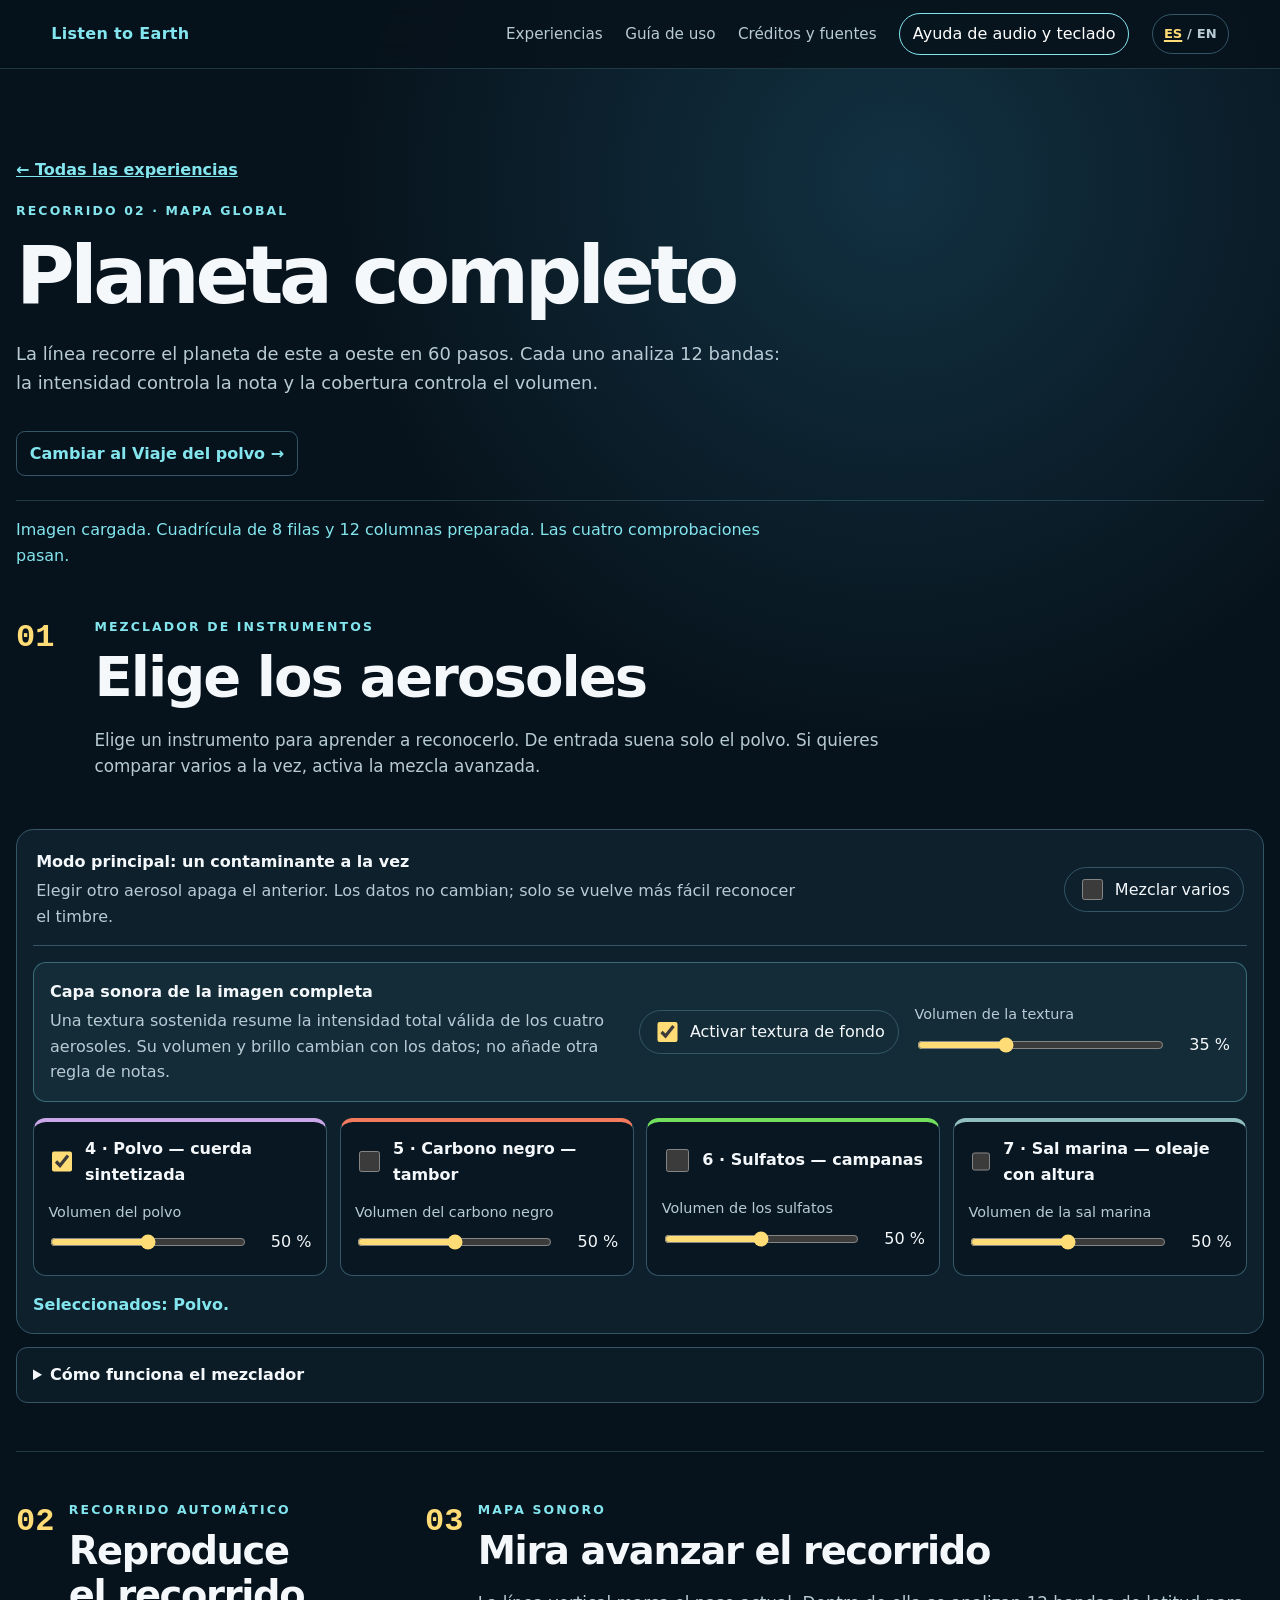
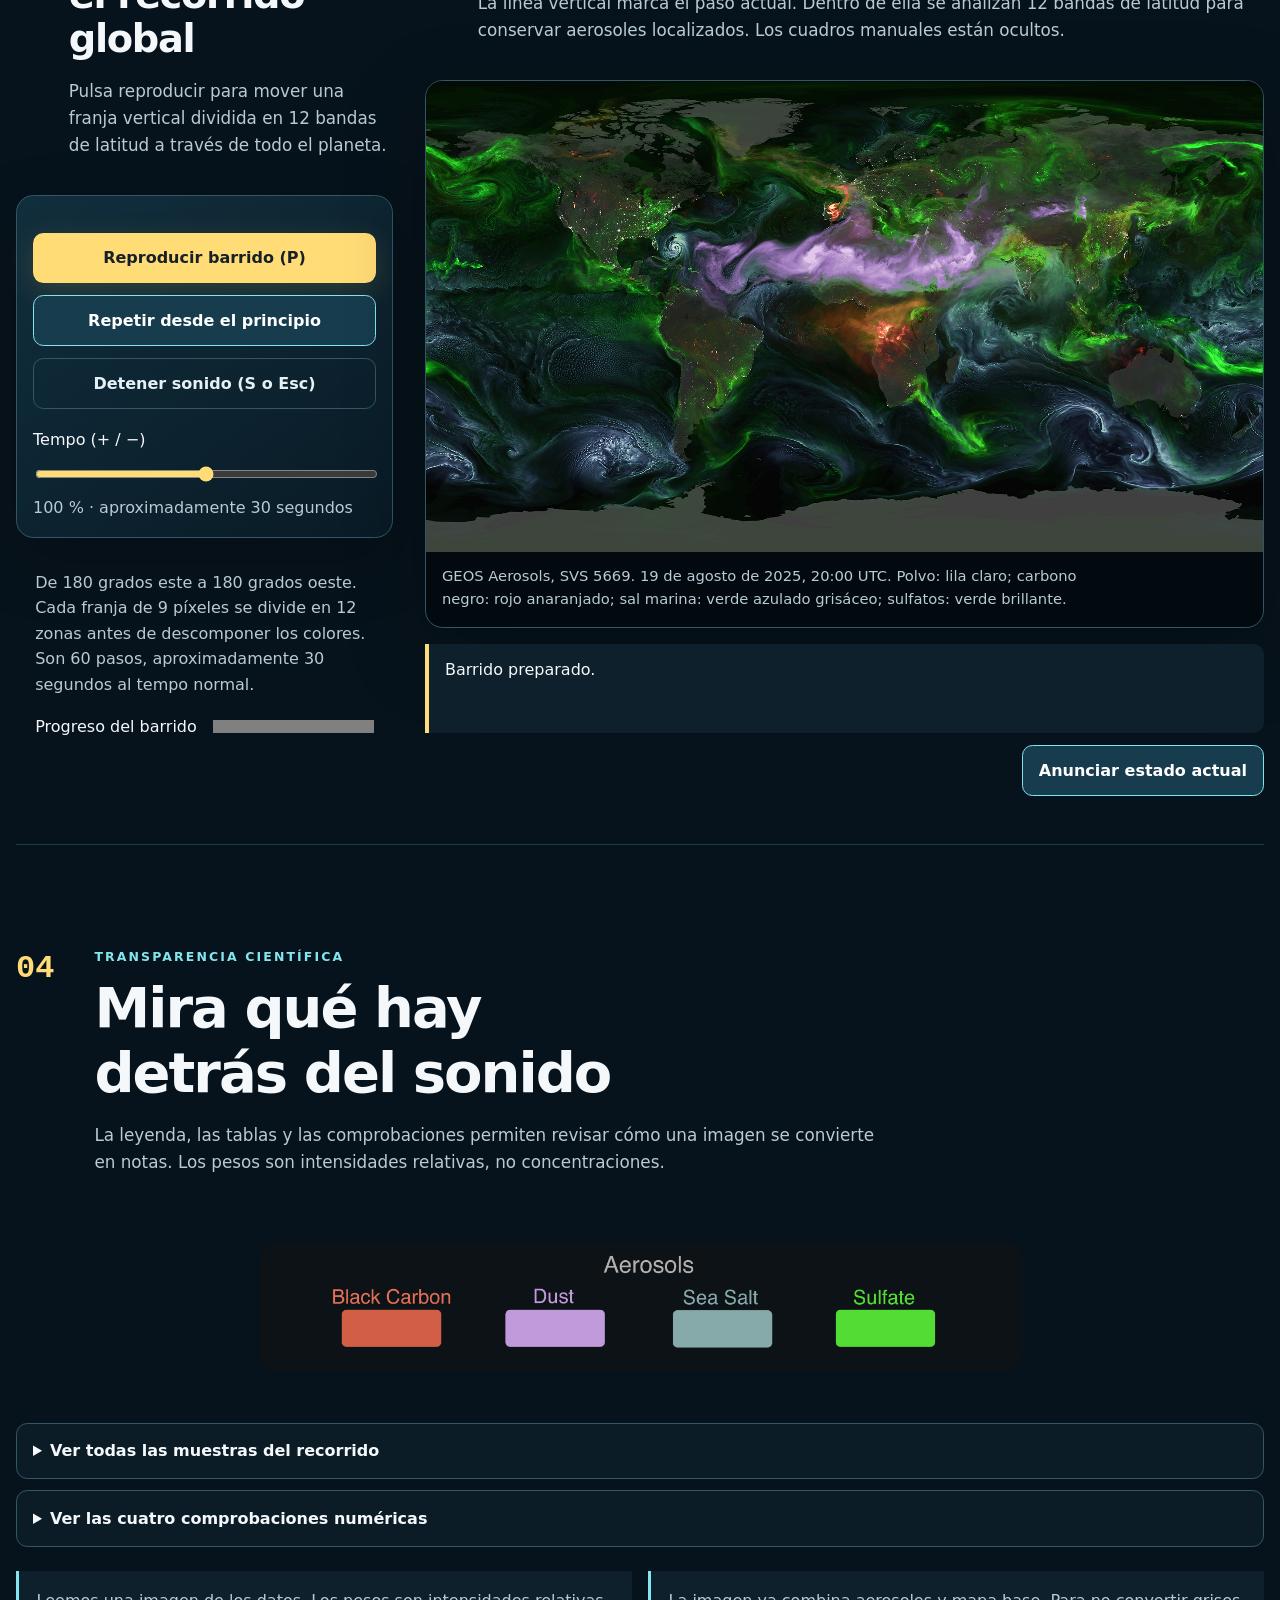
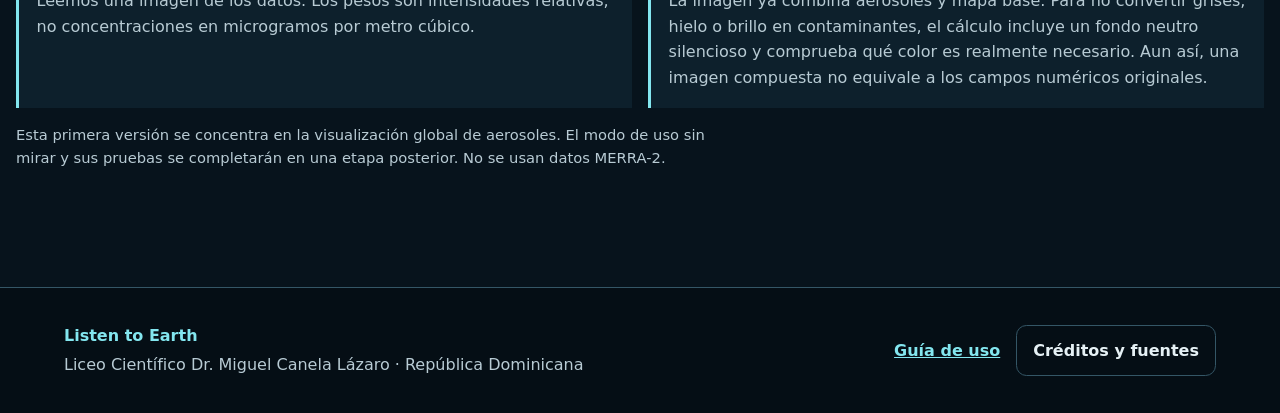
<file: docs/planeta-completo.html>
<!doctype html>
<html lang="es">
<head>
  <meta charset="utf-8">
  <meta name="viewport" content="width=device-width, initial-scale=1">
  <meta name="description" content="Escucha un recorrido sonoro por la visualización completa del planeta.">
  <meta name="theme-color" content="#07131c">
  <title>Planeta completo · Listen to Earth</title>
  <link rel="icon" href="assets/favicon.svg" type="image/svg+xml">
  <link rel="stylesheet" href="css/styles.css">
  <link rel="preload" as="image" href="assets/aerosols_5669_1920x1080.png">
  <script defer src="js/experience-shell.js"></script>
  <script defer src="js/strings.es.js"></script>
  <script defer src="js/strings.en.js"></script>
  <script defer src="js/i18n.js"></script>
  <script defer src="js/config.js"></script>
  <script defer src="js/image-data.js"></script>
  <script defer src="js/decomposition.js"></script>
  <script defer src="js/selection.js"></script>
  <script defer src="vendor/tone.js"></script>
  <script defer src="js/audio.js"></script>
  <script defer src="js/grid.js"></script>
  <script defer src="js/scan.js"></script>
  <script defer src="js/accessibility.js"></script>
  <script defer src="js/app.js"></script>
</head>
<body class="experience-page" data-page-mode="planeta" data-experience="world">
  <noscript>Activa JavaScript para cargar la imagen local y generar sonido. No se requieren cuentas ni llamadas a servicios externos.</noscript>
</body>
</html>
</file>
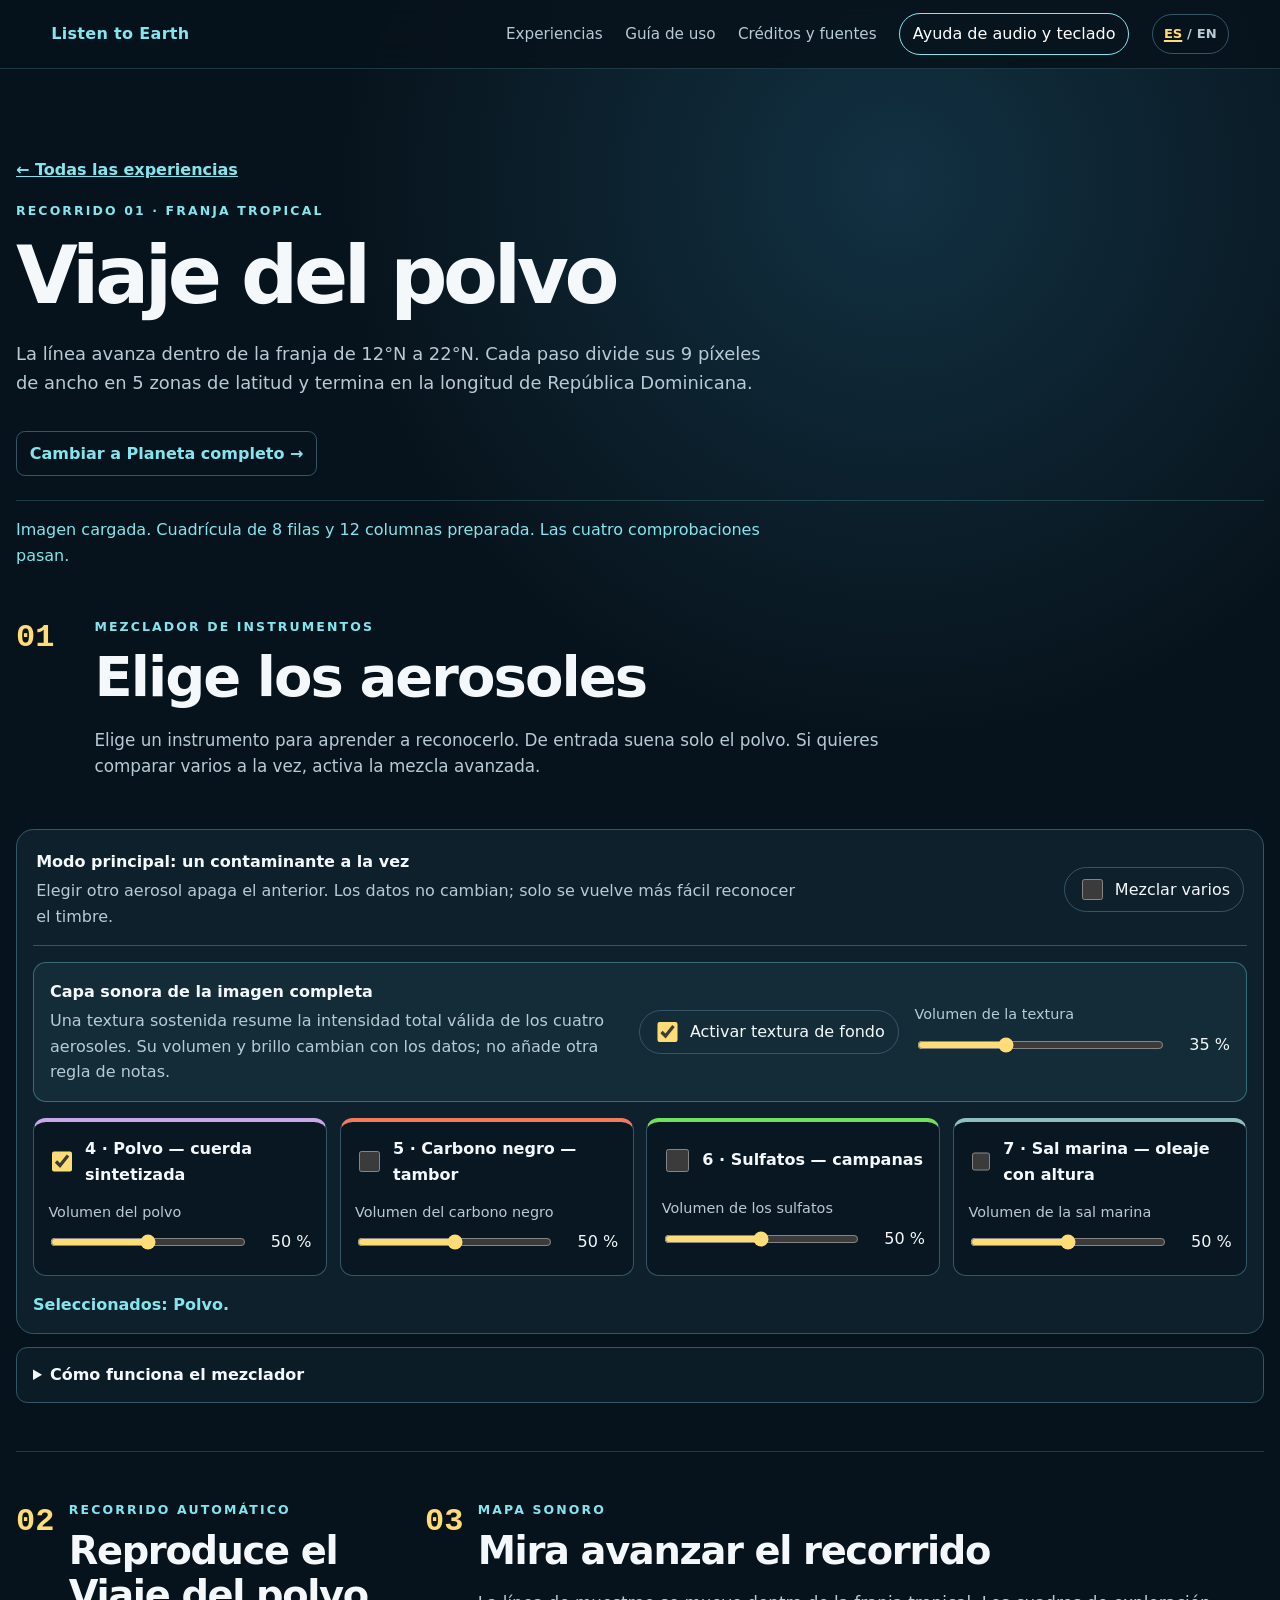
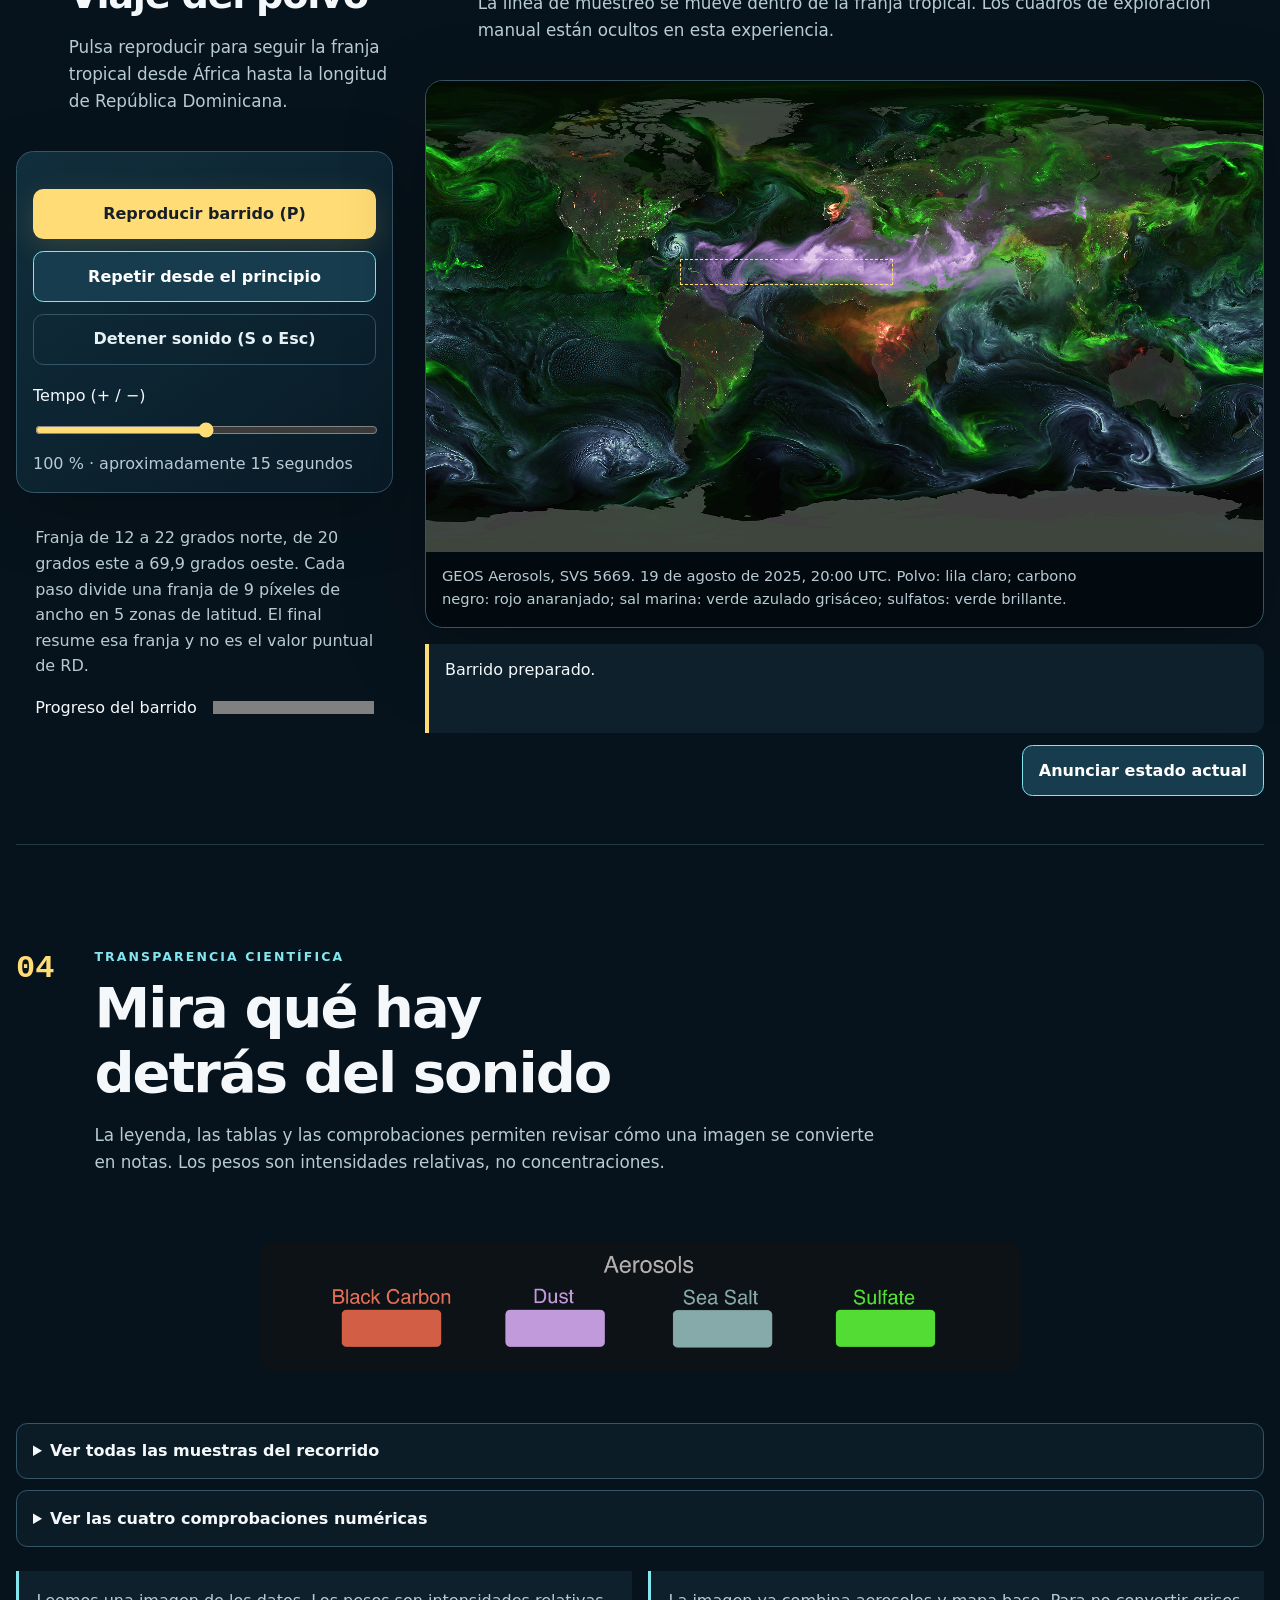
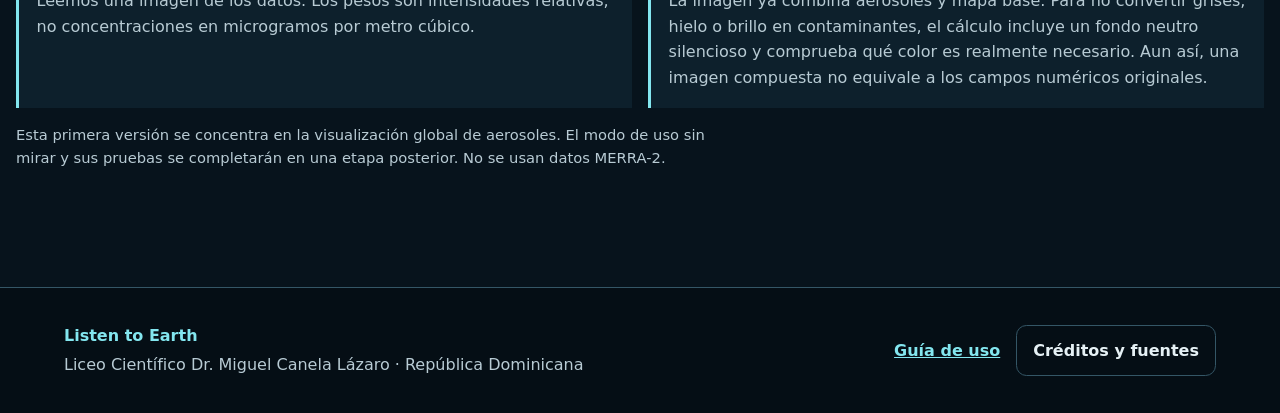
<file: docs/viaje-del-polvo.html>
<!doctype html>
<html lang="es">
<head>
  <meta charset="utf-8">
  <meta name="viewport" content="width=device-width, initial-scale=1">
  <meta name="description" content="Escucha el viaje del polvo desde África hasta el Caribe.">
  <meta name="theme-color" content="#07131c">
  <title>Viaje del polvo · Listen to Earth</title>
  <link rel="icon" href="assets/favicon.svg" type="image/svg+xml">
  <link rel="stylesheet" href="css/styles.css">
  <link rel="preload" as="image" href="assets/aerosols_5669_1920x1080.png">
  <script defer src="js/experience-shell.js"></script>
  <script defer src="js/strings.es.js"></script>
  <script defer src="js/strings.en.js"></script>
  <script defer src="js/i18n.js"></script>
  <script defer src="js/config.js"></script>
  <script defer src="js/image-data.js"></script>
  <script defer src="js/decomposition.js"></script>
  <script defer src="js/selection.js"></script>
  <script defer src="vendor/tone.js"></script>
  <script defer src="js/audio.js"></script>
  <script defer src="js/grid.js"></script>
  <script defer src="js/scan.js"></script>
  <script defer src="js/accessibility.js"></script>
  <script defer src="js/app.js"></script>
</head>
<body class="experience-page" data-page-mode="viaje" data-experience="journey">
  <noscript>Activa JavaScript para cargar la imagen local y generar sonido. No se requieren cuentas ni llamadas a servicios externos.</noscript>
</body>
</html>
</file>
<file: docs/css/styles.css>
:root {
  color-scheme: dark;
  font-family: Inter, ui-sans-serif, system-ui, -apple-system, BlinkMacSystemFont, "Segoe UI", sans-serif;
  line-height: 1.6;
  background: #07131c;
  color: #f4f8fb;
  --bg: #07131c;
  --surface: #0d202c;
  --surface-2: #12303f;
  --line: #345666;
  --muted: #b8cbd4;
  --cyan: #83e6ef;
  --yellow: #ffdc75;
  --purple: #caa7e8;
  --green: #72e05d;
  --orange: #f37a5d;
  --radius: 1.1rem;
  scroll-behavior: smooth;
}
* { box-sizing: border-box; }
body { margin: 0; background: radial-gradient(circle at 70% 5%, #123142 0, var(--bg) 35rem); }
button, input, select { font: inherit; }
a { color: inherit; }
p, figcaption { max-width: 75ch; }
h1, h2, h3 { line-height: 1.15; text-wrap: balance; }
h1 { margin: 0; font-size: clamp(2.7rem, 8vw, 6.4rem); letter-spacing: -.055em; max-width: 10ch; }
h2 { margin: .2rem 0 .65rem; font-size: clamp(2rem, 5vw, 3.5rem); letter-spacing: -.035em; }
h3 { font-size: clamp(1.25rem, 3vw, 1.7rem); }
[hidden] { display: none !important; }
.visually-hidden { position: absolute !important; width: 1px; height: 1px; padding: 0; margin: -1px; overflow: hidden; clip: rect(0 0 0 0); white-space: nowrap; border: 0; }
.skip { position: fixed; z-index: 100; top: .5rem; left: .5rem; padding: .75rem 1rem; background: #fff; color: #07131c; transform: translateY(-160%); border-radius: .4rem; }
.skip:focus { transform: none; }
:focus-visible { outline: 3px solid var(--yellow); outline-offset: 4px; }

.site-header { position: sticky; top: 0; z-index: 20; display: flex; justify-content: space-between; align-items: center; gap: 1rem; padding: .8rem clamp(1rem, 4vw, 3.5rem); background: rgb(7 19 28 / 88%); border-bottom: 1px solid rgb(131 230 239 / 18%); backdrop-filter: blur(16px); }
.brand { font-weight: 800; letter-spacing: .02em; color: var(--cyan); text-decoration: none; }
.site-header nav { display: flex; align-items: center; gap: clamp(.4rem, 2vw, 1.4rem); }
.site-header nav a { color: var(--muted); text-decoration: none; font-size: .95rem; }
.site-header nav a:hover { color: #fff; }
.language-toggle { display: inline-flex; align-items: center; gap: .3rem; min-height: 40px; padding: .4rem .7rem; border: 1px solid var(--line); border-radius: 999px; color: var(--muted); background: rgb(7 19 28 / 75%); font: inherit; font-size: .82rem; font-weight: 800; cursor: pointer; }
.language-toggle:hover { border-color: var(--cyan); color: #fff; }
.language-toggle .active { color: var(--yellow); text-decoration: underline; text-decoration-thickness: 2px; text-underline-offset: .18em; }
.language-toggle:focus-visible { outline: 3px solid var(--yellow); outline-offset: 3px; }
.nav-guide { min-height: 40px; padding: .45rem .8rem; border: 1px solid var(--cyan); border-radius: 999px; color: #fff; background: transparent; cursor: pointer; }

.hero { min-height: min(50rem, calc(100vh - 4rem)); display: grid; align-items: center; position: relative; isolation: isolate; overflow: hidden; padding: clamp(4rem, 9vw, 8rem) clamp(1.2rem, 7vw, 7rem); background-image: linear-gradient(90deg, rgb(4 13 20 / 98%) 0%, rgb(4 13 20 / 80%) 45%, rgb(4 13 20 / 15%) 100%), linear-gradient(0deg, var(--bg), transparent 35%), url('../assets/aerosols_5669_1920x1080.png'); background-position: center, center, center; background-size: cover; }
.hero::after { content: ""; position: absolute; z-index: -1; inset: auto -10% -25% 35%; height: 60%; background: radial-gradient(ellipse, rgb(202 167 232 / 24%), transparent 65%); }
.hero-content { max-width: 74rem; width: 100%; margin-inline: auto; }
.eyebrow { margin: 0 0 .55rem; color: var(--cyan); font-size: .78rem; font-weight: 800; letter-spacing: .17em; text-transform: uppercase; }
.hero-lead { max-width: 42rem; margin: 1.5rem 0; font-size: clamp(1.1rem, 2.2vw, 1.45rem); color: #dce8ed; }
.hero-actions { display: flex; flex-wrap: wrap; gap: .8rem; margin-block: 2rem; }
.hero-facts { display: flex; flex-wrap: wrap; gap: .65rem; padding: 0; list-style: none; }
.hero-facts li { padding: .45rem .75rem; border: 1px solid rgb(255 255 255 / 24%); border-radius: 999px; color: #e2eef2; background: rgb(7 19 28 / 55%); font-size: .9rem; }

.button, button { min-height: 44px; border-radius: .65rem; cursor: pointer; }
.button { display: inline-flex; align-items: center; justify-content: center; gap: .4rem; padding: .72rem 1rem; border: 1px solid transparent; text-decoration: none; font-weight: 750; }
.button.primary { background: var(--yellow); color: #172028; box-shadow: 0 8px 30px rgb(255 220 117 / 15%); }
.button.secondary { background: #173c4d; border-color: var(--cyan); color: #fff; }
.button.ghost { background: transparent; border-color: var(--line); color: #e6f1f5; }
button:disabled, fieldset:disabled button { opacity: .58; cursor: wait; }
button[aria-pressed="true"] { border-color: var(--yellow); }

.page-shell { width: min(100% - 2rem, 78rem); margin-inline: auto; }
.experience-page > main > .hero { display: none; }
.experience-banner { padding: clamp(3rem, 7vw, 5.5rem) 0 1.5rem; border-bottom: 1px solid rgb(131 230 239 / 18%); }
.experience-banner h1 { max-width: 15ch; font-size: clamp(2.6rem, 7vw, 5rem); }
.experience-banner > p:last-of-type { max-width: 48rem; color: var(--muted); font-size: 1.12rem; }
.back-link, .alternate-link { display: inline-flex; margin-bottom: 1.2rem; color: var(--cyan); font-weight: 750; }
.alternate-link { margin: 1rem 0 0; padding: .55rem .8rem; border: 1px solid var(--line); border-radius: .55rem; text-decoration: none; }
.experience-page .mode-picker { display: none; }
body[data-experience="journey"] #grid,
body[data-experience="world"] #grid,
body[data-experience="journey"] .explore-grid,
body[data-experience="world"] .explore-grid,
body[data-experience="journey"] .shortcut-line,
body[data-experience="world"] .shortcut-line,
body[data-experience="journey"] #grid-table,
body[data-experience="world"] #grid-table { display: none !important; }
body[data-experience="explore"] #experience,
body[data-experience="explore"] #scan-table,
body[data-experience="explore"] #scan-band,
body[data-experience="explore"] #scan-line { display: none !important; }
.status { min-height: 1.8rem; margin: 1rem 0 0; color: var(--cyan); }
.section-block { padding-block: clamp(4rem, 8vw, 7rem); border-bottom: 1px solid rgb(131 230 239 / 18%); scroll-margin-top: 4.5rem; }
.section-heading { display: grid; grid-template-columns: auto minmax(0, 1fr); gap: clamp(1rem, 4vw, 2.5rem); align-items: start; margin-bottom: 2rem; }
.section-heading > div { max-width: 52rem; }
.section-heading p:last-child { color: var(--muted); font-size: 1.05rem; }
.section-number { margin: .35rem 0 0; color: var(--yellow); font: 800 clamp(1.25rem, 3vw, 2rem)/1 ui-monospace, monospace; }

fieldset { min-width: 0; margin: 0; padding: 0; border: 0; }
.scan-panel { padding: clamp(1rem, 3vw, 2rem); border: 1px solid var(--line); border-radius: var(--radius); background: linear-gradient(145deg, rgb(18 48 63 / 94%), rgb(9 27 38 / 94%)); box-shadow: 0 22px 65px rgb(0 0 0 / 24%); }
.mode-picker { display: grid; grid-template-columns: repeat(2, minmax(0, 1fr)); gap: 1rem; }
.mode-card { min-height: 10rem; display: grid; grid-template-columns: auto 1fr; grid-template-rows: auto 1fr; gap: .3rem 1rem; padding: 1.2rem; text-align: left; color: #fff; background: rgb(5 19 28 / 60%); border: 2px solid var(--line); border-radius: .9rem; }
.mode-card[aria-pressed="true"] { background: linear-gradient(135deg, rgb(255 220 117 / 14%), rgb(131 230 239 / 8%)); box-shadow: inset 0 0 0 1px var(--yellow); }
.mode-card strong { font-size: 1.25rem; }
.mode-card > span:last-child { color: var(--muted); }
.mode-icon { grid-row: 1 / 3; display: grid; place-items: center; width: 2.6rem; height: 2.6rem; border-radius: 50%; background: var(--yellow); color: #172028; font-weight: 900; font-size: 1.3rem; }
.transport { display: flex; align-items: center; flex-wrap: wrap; gap: .75rem; margin-top: 1.3rem; }
.tempo-control { display: grid; grid-template-columns: auto minmax(8rem, 1fr); gap: .2rem .7rem; align-items: center; flex: 1 1 18rem; margin-left: auto; }
.tempo-control output { grid-column: 2; color: var(--muted); }
input[type="range"] { width: 100%; min-height: 32px; accent-color: var(--yellow); }
.route-context { padding: 1rem clamp(.2rem, 2vw, 1.2rem); }
.route-context > p:first-child { color: var(--muted); }
.progress-row { display: grid; grid-template-columns: auto minmax(8rem, 1fr); gap: 1rem; align-items: center; }
progress { width: 100%; height: .8rem; border: 0; accent-color: var(--yellow); }
.data-readout { max-width: none; border-left: 4px solid var(--yellow); padding: .85rem 1rem; border-radius: 0 .7rem .7rem 0; background: var(--surface); }
.journey-ending { margin-top: 1.5rem; padding: clamp(1.25rem, 3vw, 2rem); border: 1px solid var(--yellow); border-radius: var(--radius); background: linear-gradient(135deg, rgb(255 220 117 / 12%), var(--surface)); }
.journey-ending h3 { margin-top: 0; }

.audio-toolbar { display: flex; gap: .7rem; align-items: center; flex-wrap: wrap; padding: 1rem; margin-bottom: 1rem; border-radius: .8rem; background: var(--surface); }
.audio-toolbar p { margin: 0 0 0 auto; color: var(--muted); }
.map-panel { margin: 0; overflow: hidden; border: 1px solid var(--line); border-radius: var(--radius); background: #030a0f; box-shadow: 0 24px 80px rgb(0 0 0 / 30%); }
.map-view { position: relative; }
canvas { display: block; width: 100%; height: auto; }
#grid { position: absolute; inset: 0; display: grid; grid-template-rows: repeat(8, 1fr); }
.grid-row { display: grid; grid-template-columns: repeat(12, 1fr); min-height: 0; }
[role="gridcell"] { min-width: 0; border: 1px solid rgb(255 255 255 / 17%); cursor: crosshair; }
[role="gridcell"][aria-selected="true"] { box-shadow: inset 0 0 0 3px var(--yellow); background: rgb(255 220 117 / 10%); }
[role="gridcell"]:focus { outline: 3px solid #fff; outline-offset: -4px; }
#scan-band, #scan-line, #rd-marker { position: absolute; pointer-events: none; }
#scan-band { border: 1px dashed var(--yellow); }
#scan-line { border: 1px solid #fff; box-shadow: 0 0 0 2px var(--yellow); background: rgb(255 220 117 / 40%); }
#rd-marker { width: 10px; height: 10px; border: 2px solid #fff; border-radius: 50%; box-shadow: 0 0 0 2px var(--bg), 0 0 0 4px var(--yellow); transform: translate(-50%, -50%); }
figcaption { padding: .75rem 1rem 1rem; color: var(--muted); font-size: .92rem; }
.explore-grid { display: grid; grid-template-columns: minmax(0, 1.25fr) minmax(18rem, .75fr); gap: 1rem; margin-top: 1rem; }
.current-card, .direction-card { padding: 1.2rem; border: 1px solid var(--line); border-radius: var(--radius); background: var(--surface); }
.current-card h3 { margin-top: 0; }
.source-info { padding-top: .8rem; border-top: 1px solid var(--line); color: var(--muted); }
.direction-card legend { padding-inline: .4rem; font-weight: 800; }
.directions { display: grid; grid-template-columns: repeat(3, minmax(0, 1fr)); gap: .5rem; }
.directions button, .rd-button { min-height: 46px; border: 1px solid var(--line); color: #fff; background: #173c4d; }
#up { grid-column: 2; } #left { grid-column: 1; grid-row: 2; } #replay { grid-column: 2; grid-row: 2; } #right { grid-column: 3; grid-row: 2; } #down { grid-column: 2; grid-row: 3; }
.rd-button { width: 100%; margin-top: .65rem; border-color: var(--yellow); }
.shortcut-line { padding: .7rem 1rem; color: var(--muted); font-size: .9rem; }

.aerosol-controls { padding: 1rem; border: 1px solid var(--line); border-radius: var(--radius); background: var(--surface); }
.listening-mode { display: flex; align-items: center; justify-content: space-between; gap: 1rem; padding: .2rem .2rem 1rem; margin-bottom: 1rem; border-bottom: 1px solid var(--line); }
.listening-mode p { margin: .2rem 0 0; color: var(--muted); }
.image-layer-control { display: grid; grid-template-columns: minmax(0, 1fr) auto minmax(12rem, .55fr); gap: 1rem; align-items: center; padding: 1rem; margin-bottom: 1rem; border: 1px solid rgb(131 230 239 / 35%); border-radius: .8rem; background: rgb(131 230 239 / 6%); }
.image-layer-control p { margin: .2rem 0 0; color: var(--muted); }
.image-layer-volume > label { color: var(--muted); font-size: .9rem; }
.mix-switch { display: flex; align-items: center; gap: .55rem; min-height: 44px; padding: .5rem .8rem; border: 1px solid var(--line); border-radius: 999px; cursor: pointer; white-space: nowrap; }
.mix-switch input { width: 1.3rem; height: 1.3rem; accent-color: var(--yellow); }
.aerosol-grid { display: grid; grid-template-columns: repeat(2, minmax(0, 1fr)); gap: .8rem; }
.aerosol-card { position: relative; padding: 1.1rem; border: 1px solid var(--line); border-top: 4px solid var(--cyan); border-radius: .8rem; background: rgb(5 19 28 / 65%); }
.aerosol-dust { border-top-color: var(--purple); } .aerosol-carbon { border-top-color: var(--orange); } .aerosol-sulfate { border-top-color: var(--green); } .aerosol-salt { border-top-color: #91bec0; }
.instrument-choice { display: flex; align-items: center; gap: .65rem; min-height: 3rem; margin-bottom: .7rem; font-weight: 800; }
.instrument-choice input { width: 1.45rem; height: 1.45rem; accent-color: var(--yellow); }
.instrument-choice label { cursor: pointer; }
.aerosol-card > label { color: var(--muted); font-size: .9rem; }
.volume-row { display: flex; align-items: center; gap: .7rem; }
.volume-row output { min-width: 3.3rem; text-align: right; }
.mixer-footer { display: flex; align-items: center; gap: 1rem; flex-wrap: wrap; padding-top: 1rem; }
.mixer-footer p { margin: 0; color: var(--cyan); font-weight: 700; }
.compact-details { margin-top: .8rem; }

.science-block { border-bottom: 0; }
.colorbar { display: block; width: min(100%, 52rem); height: auto; margin: 1rem auto 2rem; border-radius: .8rem; }
.data-details { display: grid; gap: .7rem; }
details { border: 1px solid var(--line); border-radius: .7rem; background: rgb(13 32 44 / 70%); }
summary { padding: .9rem 1rem; cursor: pointer; font-weight: 750; }
details > p { padding-inline: 1rem; }
.table-scroll { overflow-x: auto; margin: 0 1rem 1rem; }
table { width: 100%; min-width: 54rem; border-collapse: collapse; }
caption { text-align: left; margin-bottom: .5rem; }
th, td { padding: .65rem; border: 1px solid var(--line); text-align: left; }
.limitations { display: grid; grid-template-columns: repeat(2, minmax(0, 1fr)); gap: 1rem; margin-top: 1.5rem; }
.limitations p { margin: 0; padding: 1.1rem; border-left: 3px solid var(--cyan); background: var(--surface); color: var(--muted); }
.development { color: var(--muted); font-size: .92rem; }

.guide-dialog { width: min(46rem, calc(100% - 2rem)); max-height: min(50rem, calc(100vh - 2rem)); padding: 0; color: #f4f8fb; border: 1px solid var(--cyan); border-radius: var(--radius); background: #0b1c27; box-shadow: 0 30px 100px #000; }
.guide-dialog::backdrop { background: rgb(1 7 11 / 78%); backdrop-filter: blur(5px); }
.guide-dialog > :not(.guide-header) { margin-inline: 1.5rem; }
.guide-dialog > :last-child { margin-bottom: 1.5rem; }
.guide-header { position: sticky; top: 0; display: flex; justify-content: space-between; gap: 1rem; align-items: start; padding: 1.2rem 1.5rem; border-bottom: 1px solid var(--line); background: #0b1c27; }
.guide-header h2 { font-size: 2rem; margin: 0; }
.icon-button { min-width: 44px; min-height: 44px; border: 1px solid var(--line); border-radius: 50%; background: transparent; color: #fff; }
.guide-steps { display: grid; gap: .75rem; padding-left: 1.5rem; }
.guide-steps li { padding: .8rem 1rem; border-radius: .65rem; background: var(--surface); }
.guide-steps strong, .guide-steps span { display: block; }
.guide-steps span { color: var(--muted); }
.key-list { display: grid; grid-template-columns: repeat(2, minmax(0, 1fr)); gap: .6rem; }
.key-list div { display: grid; grid-template-columns: 3.2rem 1fr; gap: .6rem; align-items: center; padding: .6rem; border: 1px solid var(--line); border-radius: .55rem; }
.key-list dt { display: grid; place-items: center; min-height: 2.4rem; border-radius: .35rem; background: var(--yellow); color: #172028; font-weight: 900; }
.key-list dd { margin: 0; color: var(--muted); }

footer { display: flex; justify-content: space-between; align-items: center; gap: 1rem; padding: 2rem clamp(1rem, 5vw, 4rem); border-top: 1px solid var(--line); background: #050e15; color: var(--muted); }
footer p { margin: .2rem 0; }
.footer-brand { color: var(--cyan); font-weight: 800; }
.footer-actions { display: flex; align-items: center; gap: 1rem; flex-wrap: wrap; }
.footer-actions a { color: var(--cyan); font-weight: 750; }

.experience-chooser { width: min(100% - 2rem, 78rem); margin-inline: auto; padding: clamp(4rem, 8vw, 7rem) 0; }
.chooser-heading { max-width: 48rem; margin-bottom: 2rem; }
.chooser-heading > p:last-child { color: var(--muted); font-size: 1.08rem; }
.experience-cards { display: grid; grid-template-columns: repeat(3, minmax(0, 1fr)); gap: 1rem; }
.experience-card { min-height: 23rem; display: grid; grid-template-rows: auto auto auto 1fr auto; gap: .8rem; position: relative; overflow: hidden; padding: 1.4rem; border: 1px solid var(--line); border-radius: var(--radius); color: #fff; text-decoration: none; background: linear-gradient(155deg, #12303f, #081823); transition: transform .2s ease, border-color .2s ease; }
.experience-card::before { content: ""; position: absolute; inset: auto -25% -25% 20%; height: 60%; background: radial-gradient(circle, rgb(131 230 239 / 16%), transparent 65%); }
.experience-card:hover { transform: translateY(-4px); border-color: var(--cyan); }
.experience-number { color: var(--yellow); font: 800 1rem/1 ui-monospace, monospace; }
.experience-icon { display: grid; place-items: center; width: 3.2rem; height: 3.2rem; border-radius: 50%; background: var(--yellow); color: #172028; font-size: 1.5rem; font-weight: 900; }
.experience-card strong { font-size: 1.45rem; }
.experience-card > span:nth-of-type(3) { color: var(--muted); }
.card-action { align-self: end; color: var(--cyan); font-weight: 800; }
.world-card { background: linear-gradient(155deg, #182f43, #07131c); }
.explore-card { background: linear-gradient(155deg, #26243d, #0b1622); }
.landing-note { max-width: 50rem; margin: 2rem auto 0; padding: 1.2rem 1.4rem; border-left: 4px solid var(--yellow); background: var(--surface); }
.landing-note h3 { margin-top: 0; }
.credits-section { width: min(100% - 2rem, 78rem); margin-inline: auto; padding: 0 0 clamp(4rem, 8vw, 7rem); }
.credits-grid { display: grid; grid-template-columns: repeat(2, minmax(0, 1fr)); gap: 1rem; }
.credits-grid article { padding: 1.25rem; border: 1px solid var(--line); border-radius: var(--radius); background: var(--surface); }
.credits-grid h3 { margin-top: 0; }
.credits-grid p { color: var(--muted); }
.credits-grid a { color: var(--cyan); font-weight: 750; }
.credits-disclaimer { max-width: none; margin-top: 1rem; padding: 1rem; border-left: 3px solid var(--yellow); color: var(--muted); }

@media (max-width: 760px) {
  .site-header nav a { display: none; }
  .hero { min-height: 44rem; padding-top: 5rem; background-image: linear-gradient(0deg, var(--bg) 0%, rgb(4 13 20 / 60%) 60%, rgb(4 13 20 / 35%) 100%), url('../assets/aerosols_5669_1920x1080.png'); background-position: center, 58% center; }
  .mode-picker, .aerosol-grid, .explore-grid, .limitations { grid-template-columns: 1fr; }
  .experience-cards { grid-template-columns: 1fr; }
  .credits-grid { grid-template-columns: 1fr; }
  .experience-card { min-height: 17rem; }
  .listening-mode { align-items: flex-start; flex-direction: column; }
  .image-layer-control { grid-template-columns: 1fr; align-items: start; }
  .mode-card { min-height: 8rem; }
  .progress-row { grid-template-columns: 1fr; gap: .3rem; }
  .audio-toolbar p { flex-basis: 100%; margin-left: 0; }
  .key-list { grid-template-columns: 1fr; }
  footer { align-items: flex-start; flex-direction: column; }
}
@media (max-width: 460px) {
  .page-shell { width: min(100% - 1rem, 78rem); }
  .section-heading { grid-template-columns: 1fr; gap: .5rem; }
  .section-number { font-size: 1rem; }
  .transport > .button { width: 100%; }
  .tempo-control { margin-top: .5rem; }
  .directions button { font-size: .9rem; }
}
@media (prefers-reduced-motion: reduce) { :root { scroll-behavior: auto; } }
@media (forced-colors: active) {
  [role="gridcell"][aria-selected="true"], .mode-card[aria-pressed="true"] { border: 3px solid Highlight; }
  [role="gridcell"]:focus { outline-color: Highlight; }
  #rd-marker { border: 3px solid Highlight; box-shadow: none; }
}

/* Arquitectura de páginas: portada, elección, guía, créditos y reproductores. */
.simple-landing, .static-page { min-height: 100vh; display: flex; flex-direction: column; }
.simple-landing main, .static-page main { flex: 1; }
.simple-landing .landing-hero { min-height: calc(100vh - 4.2rem); }
.simple-landing h1 { max-width: 16ch; font-size: clamp(2.6rem, 5vw, 4.8rem); }
.simple-landing h1 span { display: block; }
.simple-landing h1 span:last-child { max-width: 19ch; margin-top: .45em; color: var(--yellow); font-size: .58em; letter-spacing: -.035em; }
.landing-actions { align-items: center; }
.sound-button { border: 1px solid var(--cyan); color: #fff; background: rgb(7 19 28 / 72%); }
.sound-button[aria-pressed="true"] { background: rgb(131 230 239 / 16%); }
.ambient-status { margin-top: -1rem; color: var(--muted); font-size: .92rem; }

.standalone-chooser { padding-top: clamp(4rem, 9vw, 8rem); }
.standalone-chooser .chooser-heading h1, .information-hero h1 { max-width: 14ch; font-size: clamp(2.8rem, 7vw, 5.5rem); }
.chooser-note { margin: 2rem auto 0; padding: 1rem 1.2rem; border-left: 3px solid var(--yellow); background: var(--surface); color: var(--muted); }
.chooser-note a { color: var(--cyan); font-weight: 800; }

.information-page { width: min(100% - 2rem, 72rem); margin-inline: auto; padding-bottom: clamp(4rem, 8vw, 7rem); }
.information-hero { padding: clamp(4rem, 9vw, 8rem) 0 clamp(3rem, 6vw, 5rem); border-bottom: 1px solid var(--line); }
.information-hero > p:last-of-type { color: var(--muted); font-size: 1.15rem; }
.information-hero .button { margin-top: 1rem; }
.guide-section { display: grid; grid-template-columns: 5rem minmax(0, 1fr); gap: 1.5rem; padding: clamp(3rem, 7vw, 5rem) 0; border-bottom: 1px solid var(--line); }
.guide-section h2 { margin-top: 0; }
.expanded-steps { padding-left: 1.4rem; }
.expanded-steps li { padding: 1rem 1.2rem; }
.full-key-list { grid-template-columns: repeat(2, minmax(0, 1fr)); }

.source-feature { display: grid; grid-template-columns: minmax(0, 1.3fr) minmax(18rem, .7fr); gap: 2rem; align-items: center; padding: clamp(3rem, 7vw, 5rem) 0; border-bottom: 1px solid var(--line); }
.source-feature h2, .detailed-credits h2, .repository-card h2 { font-size: clamp(1.5rem, 3vw, 2.3rem); }
.source-feature > div > p:not(.source-kicker), .detailed-credits p, .repository-card p { color: var(--muted); }
.source-feature img { width: 100%; height: auto; border: 1px solid var(--line); border-radius: var(--radius); background: #02070b; }
.source-kicker { margin: 0 0 .45rem; color: var(--yellow) !important; font-size: .78rem; font-weight: 850; letter-spacing: .12em; text-transform: uppercase; }
.source-links { display: flex; flex-wrap: wrap; align-items: center; gap: 1rem; margin-top: 1.4rem; }
.source-links > a:not(.button) { color: var(--cyan); font-weight: 800; }
.detailed-credits { margin: clamp(3rem, 7vw, 5rem) 0; }
.detailed-credits article { display: flex; flex-direction: column; align-items: flex-start; }
.detailed-credits article > a { margin-top: .35rem; }
.credit-notice { margin: 2rem 0; padding: 1.3rem 1.5rem; border: 1px solid var(--yellow); border-radius: var(--radius); background: rgb(255 220 117 / 8%); }
.credit-notice h2 { font-size: 1.5rem; }
.credit-notice p { color: var(--muted); }
.repository-card { display: flex; justify-content: space-between; align-items: center; gap: 2rem; padding: 1.5rem; border: 1px solid var(--line); border-radius: var(--radius); background: var(--surface); }

.setup-section { padding-top: 3rem; padding-bottom: 3rem; }
.setup-section .aerosol-grid { grid-template-columns: repeat(4, minmax(0, 1fr)); }
.setup-section .aerosol-card { padding: .9rem; }
.playback-workspace { display: grid; grid-template-columns: minmax(19rem, .62fr) minmax(0, 1.38fr); gap: clamp(1rem, 3vw, 2rem); align-items: start; border-bottom: 1px solid rgb(131 230 239 / 18%); }
.playback-workspace > .section-block { padding-block: 3rem; border-bottom: 0; }
.playback-controls .section-heading, .map-section .section-heading { grid-template-columns: 2.5rem minmax(0, 1fr); gap: .8rem; margin-bottom: 1.2rem; }
.playback-controls .section-heading h2, .map-section .section-heading h2 { font-size: clamp(1.7rem, 3vw, 2.4rem); }
.playback-controls .scan-panel { padding: 1rem; }
.playback-controls .transport { align-items: stretch; }
.playback-controls .transport > .button { width: 100%; }
.playback-controls .tempo-control { grid-template-columns: 1fr; margin: .4rem 0 0; }
.playback-controls .tempo-control output { grid-column: 1; }
.map-section { position: sticky; top: 4.6rem; }
.map-panel:focus-visible { outline: 4px solid var(--yellow); outline-offset: 5px; }
.map-readout { min-height: 5.6rem; margin: 1rem 0 0; }
.status-actions { display: flex; justify-content: flex-end; margin-top: .75rem; }
body[data-experience="journey"] #audio-controls,
body[data-experience="world"] #audio-controls { display: none; }
body[data-experience="explore"] .playback-workspace { grid-template-columns: 1fr; }
body[data-experience="explore"] .map-section { position: static; }
body[data-experience="explore"] .map-readout { display: none; }
body[data-experience="explore"] .map-section .section-heading { grid-template-columns: auto minmax(0, 1fr); gap: clamp(1rem, 4vw, 2.5rem); }

@media (max-width: 1050px) {
  .setup-section .aerosol-grid { grid-template-columns: repeat(2, minmax(0, 1fr)); }
  .playback-workspace { grid-template-columns: 1fr; }
  .map-section { position: static; padding-top: 0 !important; }
}

@media (max-width: 760px) {
  .site-header { align-items: flex-start; }
  .site-header nav { max-width: 68vw; overflow-x: auto; padding: .2rem 0 .45rem; }
  .site-header nav a { display: inline-block; flex: 0 0 auto; }
  .simple-landing .landing-hero { min-height: calc(100vh - 4rem); }
  .simple-landing h1 { font-size: clamp(2.4rem, 10vw, 3.8rem); }
  .simple-landing h1 span:last-child { font-size: .62em; }
  .landing-actions .button { width: 100%; }
  .guide-section, .source-feature { grid-template-columns: 1fr; }
  .full-key-list { grid-template-columns: 1fr; }
  .repository-card { align-items: flex-start; flex-direction: column; }
  .setup-section .aerosol-grid { grid-template-columns: 1fr; }
}

@media (max-width: 460px) {
  .site-header { flex-direction: column; }
  .site-header nav { flex-wrap: wrap; max-width: 100%; width: 100%; overflow: visible; }
  .site-header .language-toggle { margin-left: auto; }
  .information-page { width: min(100% - 1rem, 72rem); }
}
</file>
